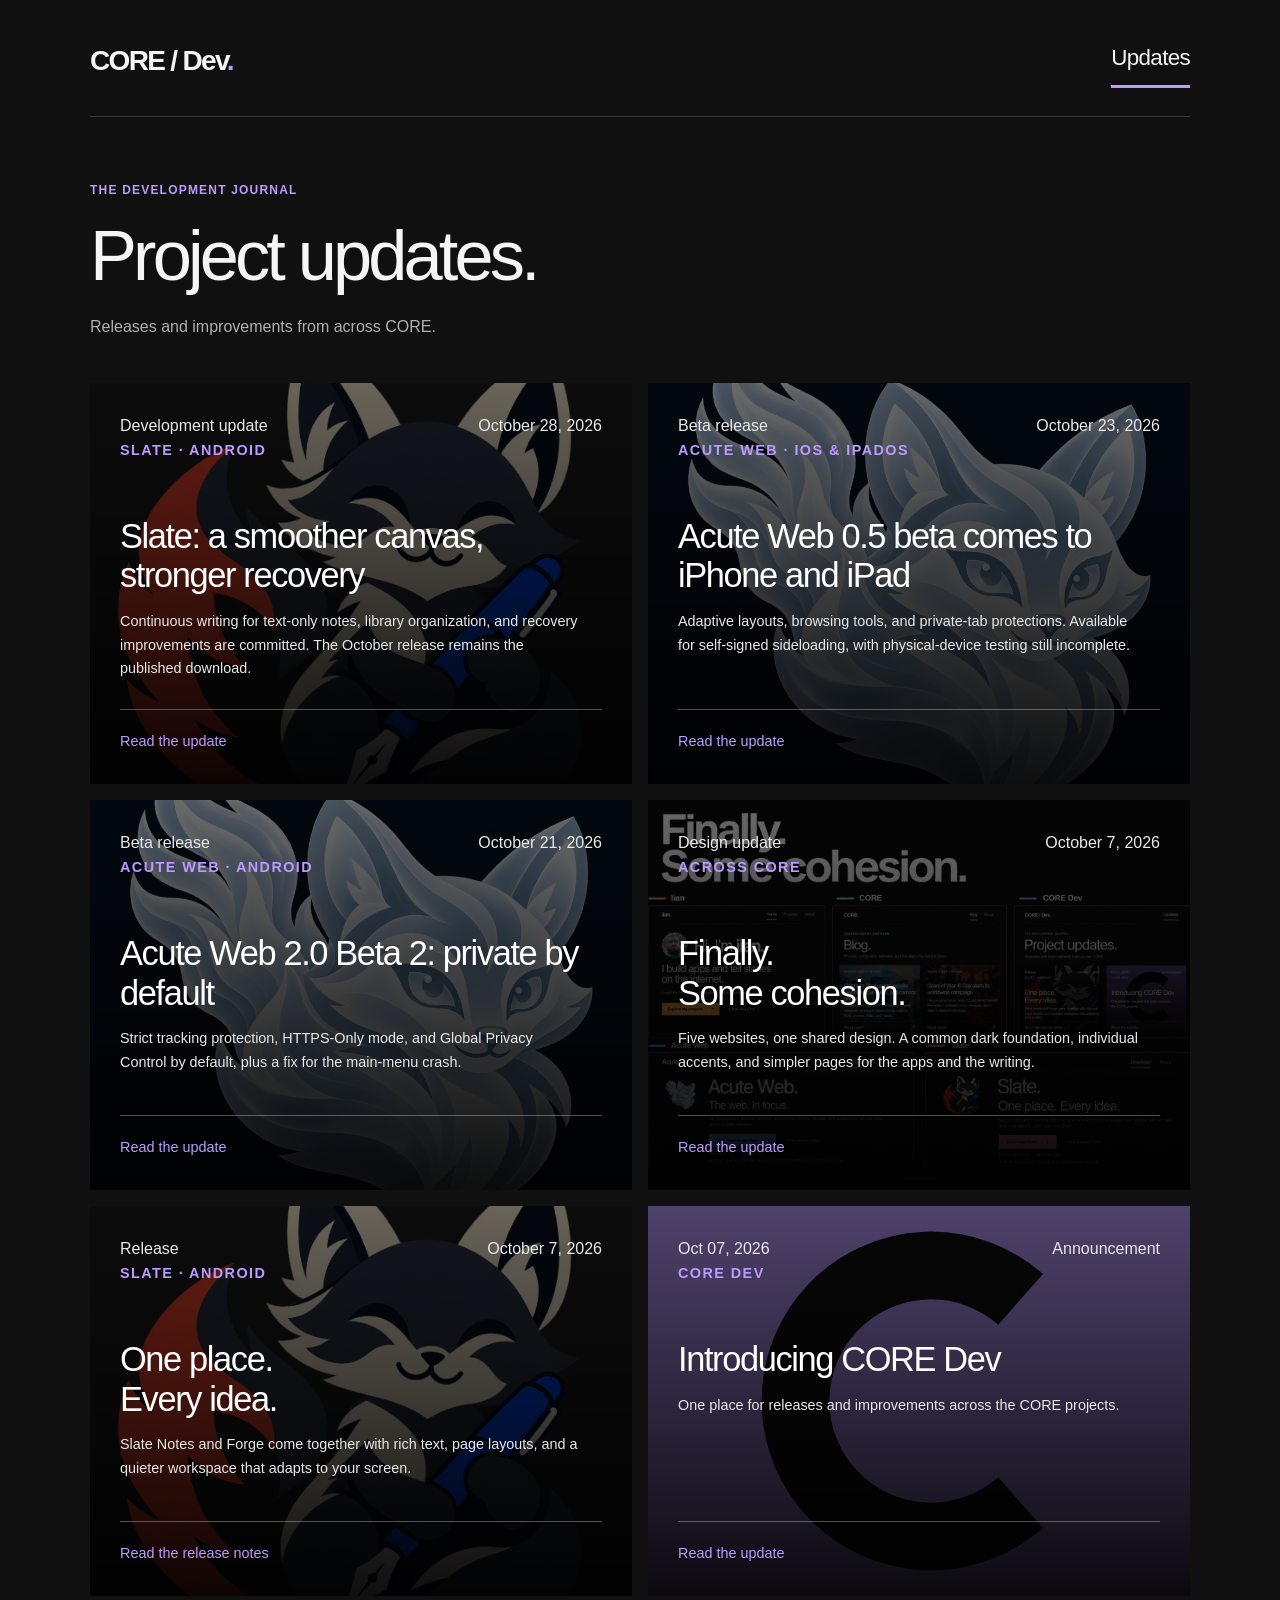
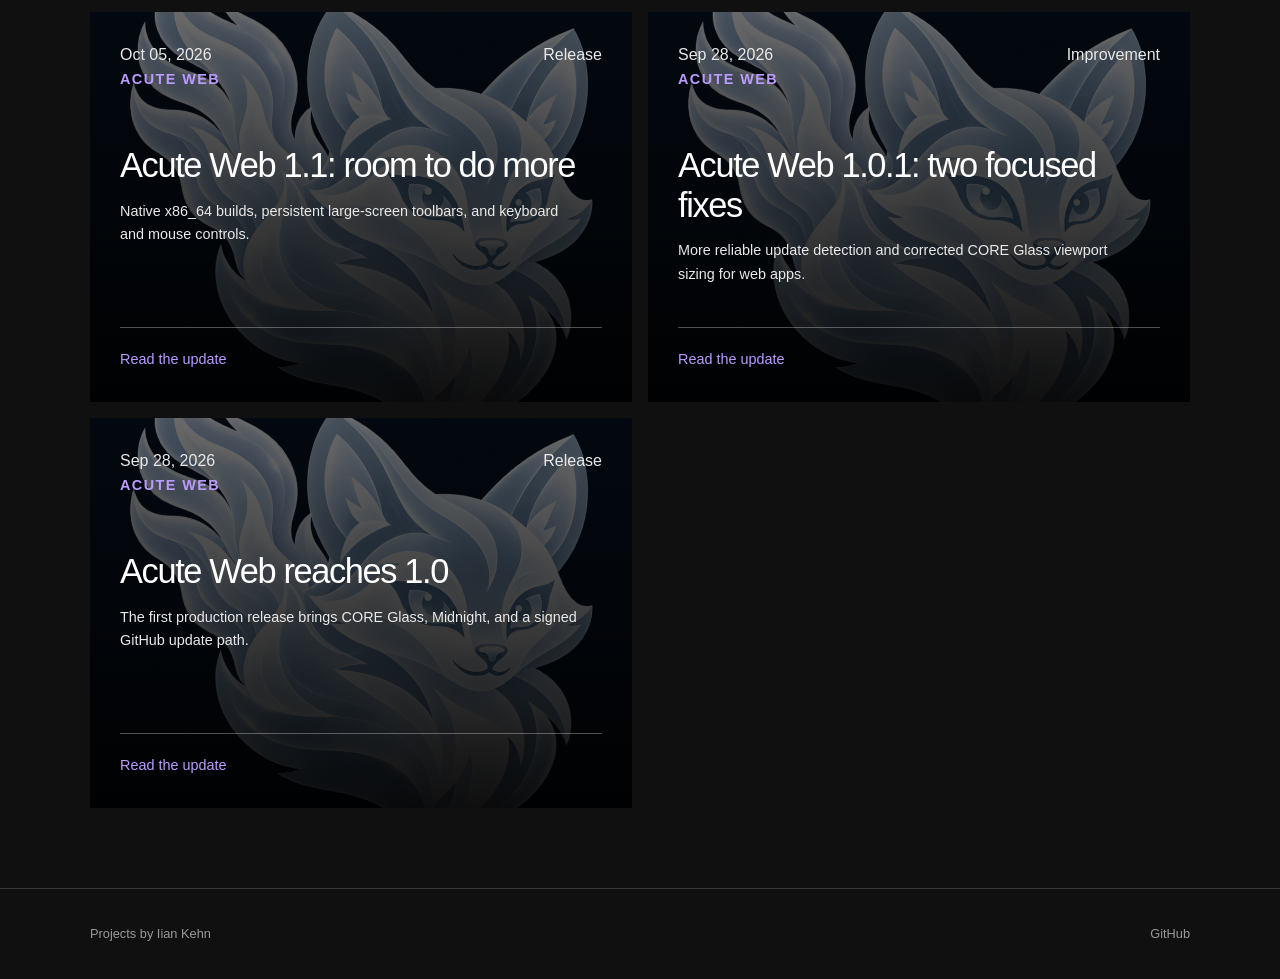
<file: index.html>
<!doctype html>
<html lang="en">
<head>
  <meta charset="utf-8">
  <meta name="viewport" content="width=device-width, initial-scale=1">
  <meta name="color-scheme" content="dark">
  <title>CORE Dev — Project updates</title>
  <meta name="description" content="Releases and improvements to Acute Web, Slate, and the CORE websites.">
  <link rel="icon" type="image/svg+xml" href="data:image/svg+xml,%3Csvg%20xmlns%3D%22http%3A//www.w3.org/2000/svg%22%20viewBox%3D%220%200%2032%2032%22%3E%3Crect%20width%3D%2232%22%20height%3D%2232%22%20rx%3D%220%22%20fill%3D%22%23bb9bff%22/%3E%3Cpath%20d%3D%22M22%2010a8%208%200%201%200%200%2012%22%20fill%3D%22none%22%20stroke%3D%22%23101010%22%20stroke-width%3D%224%22/%3E%3C/svg%3E">
  
  <link rel="stylesheet" href="style.css?v=tile-backgrounds-20261007">
<meta name="theme-color" content="#101010"><meta name="color-scheme" content="dark"></head>
<body>
  <a class="skip" href="#main">Skip to content</a><header class="site-header"><div class="shell header-inner"><a class="brand" href="index.html">CORE / Dev<span>.</span></a><nav aria-label="Primary"><a href="index.html#updates" aria-current="page">Updates</a></nav></div></header><main class="shell" id="main"><header class="page-heading"><p class="overline">The development journal</p><h1>Project updates.</h1><p>Releases and improvements from across CORE.</p></header><section class="projects" id="updates"><article class="project has-image"><img src="slate-feature.webp" alt="" class="tile-image" aria-hidden="true" loading="lazy"><div class="project-top"><span class="badge">Development update</span><time datetime="2026-10-28">October 28, 2026</time></div><p class="overline">Slate · Android</p><h3><a href="slate-development-october-2026.html">Slate: a smoother canvas, stronger recovery</a></h3><p>Continuous writing for text-only notes, library organization, and recovery improvements are committed. The October release remains the published download.</p><a class="project-link" href="slate-development-october-2026.html">Read the update</a></article><article class="project has-image"><img src="acute-feature.png" alt="" class="tile-image" aria-hidden="true" loading="lazy"><div class="project-top"><span class="badge">Beta release</span><time datetime="2026-10-23">October 23, 2026</time></div><p class="overline">Acute Web · iOS &amp; iPadOS</p><h3><a href="acute-web-ios-0-5-beta.html">Acute Web 0.5 beta comes to iPhone and iPad</a></h3><p>Adaptive layouts, browsing tools, and private-tab protections. Available for self-signed sideloading, with physical-device testing still incomplete.</p><a class="project-link" href="acute-web-ios-0-5-beta.html">Read the update</a></article><article class="project has-image"><img src="acute-feature.png" alt="" class="tile-image" aria-hidden="true" loading="lazy"><div class="project-top"><span class="badge">Beta release</span><time datetime="2026-10-21">October 21, 2026</time></div><p class="overline">Acute Web · Android</p><h3><a href="acute-web-2-beta-2.html">Acute Web 2.0 Beta 2: private by default</a></h3><p>Strict tracking protection, HTTPS-Only mode, and Global Privacy Control by default, plus a fix for the main-menu crash.</p><a class="project-link" href="acute-web-2-beta-2.html">Read the update</a></article><article class="project has-image"><img src="finally-some-cohesion.png" alt="" class="tile-image" aria-hidden="true"><div class="project-top"><span>Design update</span><time datetime="2026-10-07">October 7, 2026</time></div><p class="overline">Across CORE</p><h3 id="featured-title"><a href="finally-some-cohesion.html">Finally.<br>Some cohesion.</a></h3><p>Five websites, one shared design. A common dark foundation, individual accents, and simpler pages for the apps and the writing.</p><a class="project-link" href="finally-some-cohesion.html">Read the update</a></article><article class="project has-image"><img src="slate-feature.webp" alt="" class="tile-image" aria-hidden="true" loading="lazy"><div class="project-top"><span class="badge">Release</span><time datetime="2026-10-07">October 7, 2026</time></div><p class="overline">Slate · Android</p><h3><a href="slate-forge-2026-10.html">One place.<br>Every idea.</a></h3><p>Slate Notes and Forge come together with rich text, page layouts, and a quieter workspace that adapts to your screen.</p><a class="project-link" href="slate-forge-2026-10.html">Read the release notes</a></article><article class="project has-image"><img src="core-dev-feature.svg" alt="" loading="lazy" class="tile-image" aria-hidden="true"><div class="project-top"><time datetime="2026-10-07">Oct 07, 2026</time><span>Announcement</span></div><p class="overline">CORE Dev</p><h3><a href="introducing-core-dev.html">Introducing CORE Dev</a></h3><p>One place for releases and improvements across the CORE projects.</p><a href="introducing-core-dev.html" class="project-link">Read the update</a></article><article class="project has-image"><img src="acute-feature.png" alt="" loading="lazy" class="tile-image" aria-hidden="true"><div class="project-top"><time datetime="2026-10-05">Oct 05, 2026</time><span>Release</span></div><p class="overline">Acute Web</p><h3><a href="acute-web-1-1.html">Acute Web 1.1: room to do more</a></h3><p>Native x86_64 builds, persistent large-screen toolbars, and keyboard and mouse controls.</p><a href="acute-web-1-1.html" class="project-link">Read the update</a></article><article class="project has-image"><img src="acute-feature.png" alt="" loading="lazy" class="tile-image" aria-hidden="true"><div class="project-top"><time datetime="2026-09-28">Sep 28, 2026</time><span>Improvement</span></div><p class="overline">Acute Web</p><h3><a href="acute-web-1-0-1.html">Acute Web 1.0.1: two focused fixes</a></h3><p>More reliable update detection and corrected CORE Glass viewport sizing for web apps.</p><a href="acute-web-1-0-1.html" class="project-link">Read the update</a></article><article class="project has-image"><img src="acute-feature.png" alt="" loading="lazy" class="tile-image" aria-hidden="true"><div class="project-top"><time datetime="2026-09-28">Sep 28, 2026</time><span>Release</span></div><p class="overline">Acute Web</p><h3><a href="acute-web-1-0.html">Acute Web reaches 1.0</a></h3><p>The first production release brings CORE Glass, Midnight, and a signed GitHub update path.</p><a href="acute-web-1-0.html" class="project-link">Read the update</a></article></section></main><footer class="site-footer"><div class="shell footer-inner"><span>Projects by Iian Kehn</span><a href="https://github.com/iiankehn">GitHub</a></div></footer></body>
</html>
</file>
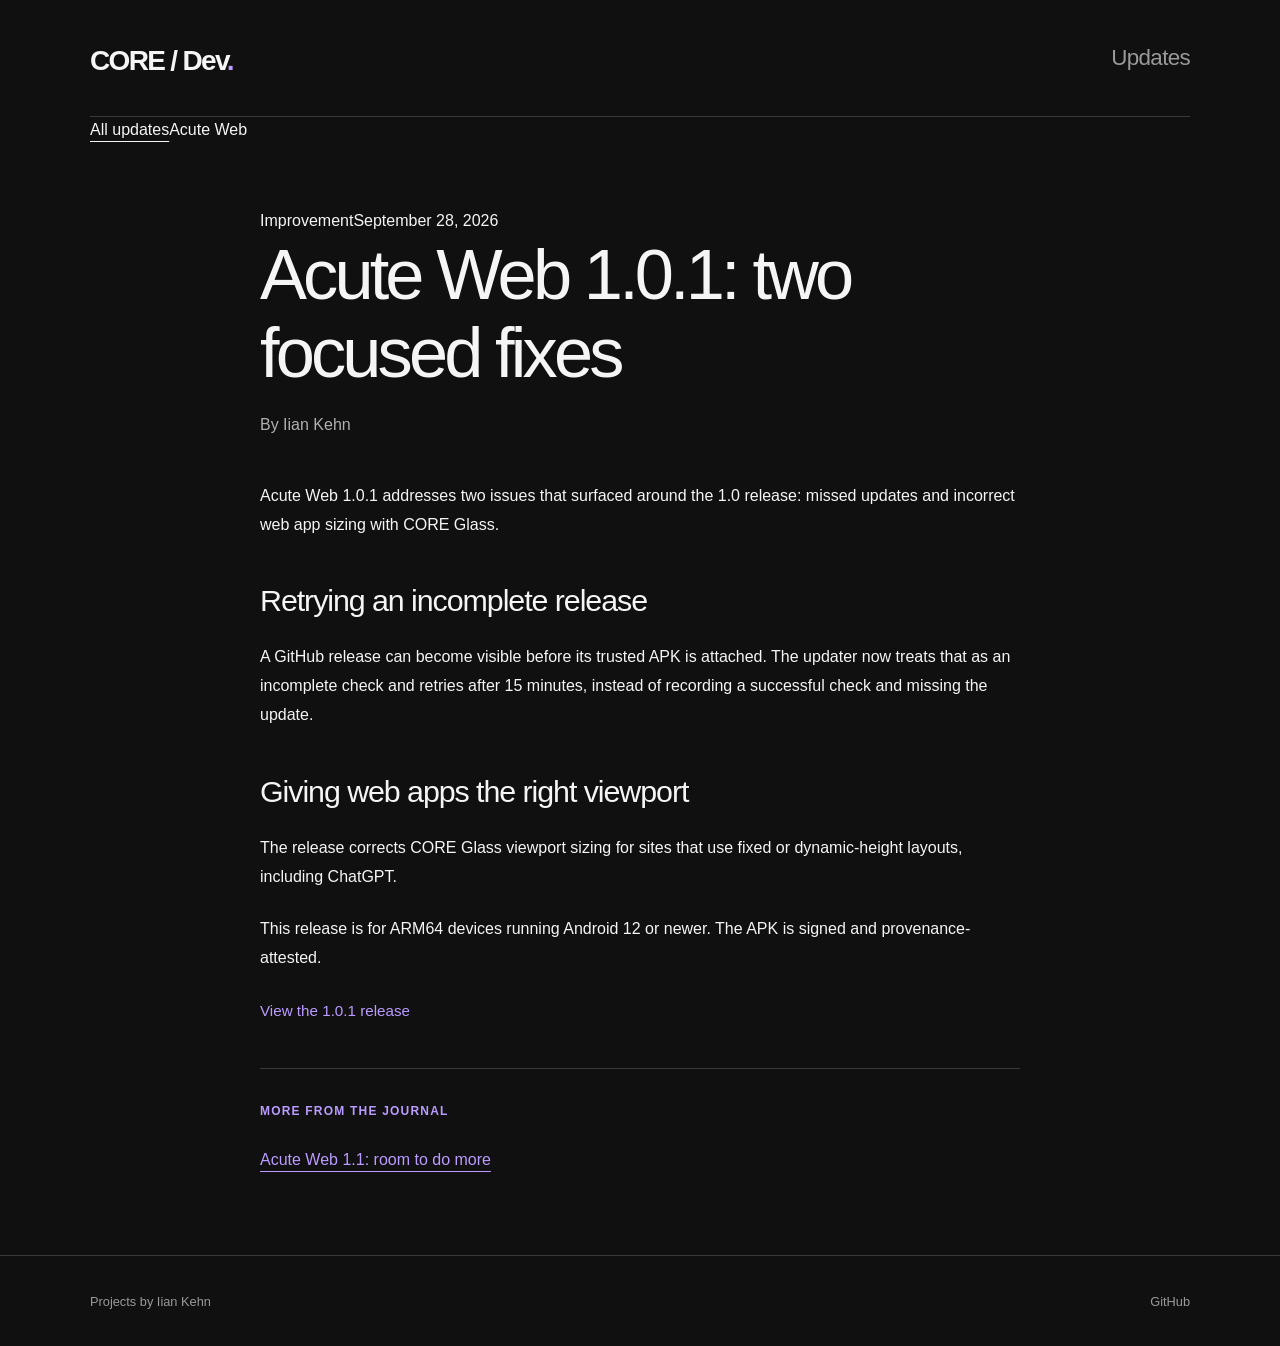
<file: acute-web-1-0-1.html>
<!doctype html>
<html lang="en">
<head>
  <meta charset="utf-8">
  <meta name="viewport" content="width=device-width, initial-scale=1">
  <meta name="color-scheme" content="dark">
  <title>Acute Web 1.0.1: two focused fixes — CORE Dev</title>
  <meta name="description" content="More reliable update detection and corrected CORE Glass viewport sizing for web apps.">
  <link rel="icon" type="image/svg+xml" href="data:image/svg+xml,%3Csvg%20xmlns%3D%22http%3A//www.w3.org/2000/svg%22%20viewBox%3D%220%200%2032%2032%22%3E%3Crect%20width%3D%2232%22%20height%3D%2232%22%20rx%3D%220%22%20fill%3D%22%23bb9bff%22/%3E%3Cpath%20d%3D%22M22%2010a8%208%200%201%200%200%2012%22%20fill%3D%22none%22%20stroke%3D%22%23101010%22%20stroke-width%3D%224%22/%3E%3C/svg%3E">
  
  <link rel="stylesheet" href="style.css?v=landing-exact-20261007">
<meta name="theme-color" content="#101010"><meta name="color-scheme" content="dark"></head>
<body>
  <a class="skip" href="#main">Skip to content</a><header class="site-header"><div class="shell header-inner"><a class="brand" href="index.html">CORE / Dev<span>.</span></a><nav aria-label="Primary"><a href="index.html#updates">Updates</a></nav></div></header><main id="main" class="shell">
    <div class="article-kicker"><a href="index.html#updates">All updates</a><span>Acute Web</span></div>
    <article class="reading"><header class="page-heading"><div class="feature-meta"><span class="badge">Improvement</span><time datetime="2026-09-28">September 28, 2026</time></div><h1>Acute Web 1.0.1: two focused fixes</h1><p class="byline">By Iian Kehn</p></header><div class="reading"><p class="article-lead">Acute Web 1.0.1 addresses two issues that surfaced around the 1.0 release: missed updates and incorrect web app sizing with CORE Glass.</p>
<h2>Retrying an incomplete release</h2><p>A GitHub release can become visible before its trusted APK is attached. The updater now treats that as an incomplete check and retries after 15 minutes, instead of recording a successful check and missing the update.</p>
<h2>Giving web apps the right viewport</h2><p>The release corrects CORE Glass viewport sizing for sites that use fixed or dynamic-height layouts, including ChatGPT.</p>
<p>This release is for ARM64 devices running Android 12 or newer. The APK is signed and provenance-attested.</p>
<p><a class="text-link" href="https://github.com/iiankehn/acute-web-android/releases/tag/v1.0.1">View the 1.0.1 release</a></p></div></article>
    <aside class="related-entry reading"><p class="overline">More from the journal</p><a href="acute-web-1-1.html">Acute Web 1.1: room to do more</a></aside>
  </main>
  <footer class="site-footer"><div class="shell footer-inner"><span>Projects by Iian Kehn</span><a href="https://github.com/iiankehn">GitHub</a></div></footer></body>
</html>
</file>
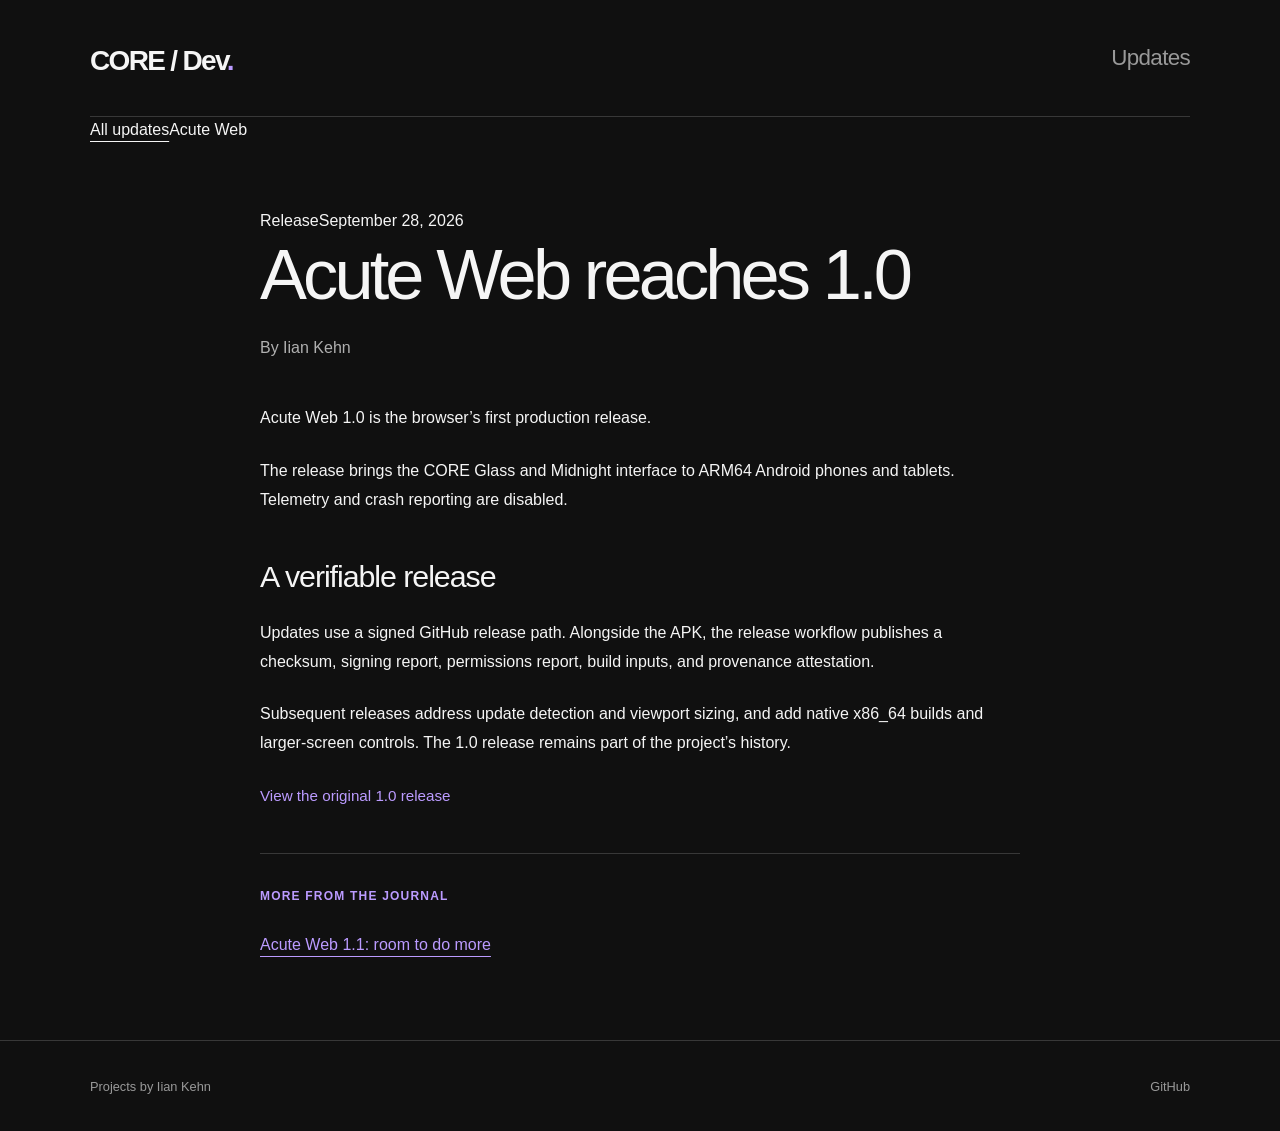
<file: acute-web-1-0.html>
<!doctype html>
<html lang="en">
<head>
  <meta charset="utf-8">
  <meta name="viewport" content="width=device-width, initial-scale=1">
  <meta name="color-scheme" content="dark">
  <title>Acute Web reaches 1.0 — CORE Dev</title>
  <meta name="description" content="The first production release brings CORE Glass, Midnight, and a signed GitHub update path.">
  <link rel="icon" type="image/svg+xml" href="data:image/svg+xml,%3Csvg%20xmlns%3D%22http%3A//www.w3.org/2000/svg%22%20viewBox%3D%220%200%2032%2032%22%3E%3Crect%20width%3D%2232%22%20height%3D%2232%22%20rx%3D%220%22%20fill%3D%22%23bb9bff%22/%3E%3Cpath%20d%3D%22M22%2010a8%208%200%201%200%200%2012%22%20fill%3D%22none%22%20stroke%3D%22%23101010%22%20stroke-width%3D%224%22/%3E%3C/svg%3E">
  
  <link rel="stylesheet" href="style.css?v=landing-exact-20261007">
<meta name="theme-color" content="#101010"><meta name="color-scheme" content="dark"></head>
<body>
  <a class="skip" href="#main">Skip to content</a><header class="site-header"><div class="shell header-inner"><a class="brand" href="index.html">CORE / Dev<span>.</span></a><nav aria-label="Primary"><a href="index.html#updates">Updates</a></nav></div></header><main id="main" class="shell">
    <div class="article-kicker"><a href="index.html#updates">All updates</a><span>Acute Web</span></div>
    <article class="reading"><header class="page-heading"><div class="feature-meta"><span class="badge">Release</span><time datetime="2026-09-28">September 28, 2026</time></div><h1>Acute Web reaches 1.0</h1><p class="byline">By Iian Kehn</p></header><div class="reading"><p class="article-lead">Acute Web 1.0 is the browser’s first production release.</p>
<p>The release brings the CORE Glass and Midnight interface to ARM64 Android phones and tablets. Telemetry and crash reporting are disabled.</p>
<h2>A verifiable release</h2><p>Updates use a signed GitHub release path. Alongside the APK, the release workflow publishes a checksum, signing report, permissions report, build inputs, and provenance attestation.</p>
<p>Subsequent releases address update detection and viewport sizing, and add native x86_64 builds and larger-screen controls. The 1.0 release remains part of the project’s history.</p>
<p><a class="text-link" href="https://github.com/iiankehn/acute-web-android/releases/tag/v1.0.0">View the original 1.0 release</a></p></div></article>
    <aside class="related-entry reading"><p class="overline">More from the journal</p><a href="acute-web-1-1.html">Acute Web 1.1: room to do more</a></aside>
  </main>
  <footer class="site-footer"><div class="shell footer-inner"><span>Projects by Iian Kehn</span><a href="https://github.com/iiankehn">GitHub</a></div></footer></body>
</html>
</file>
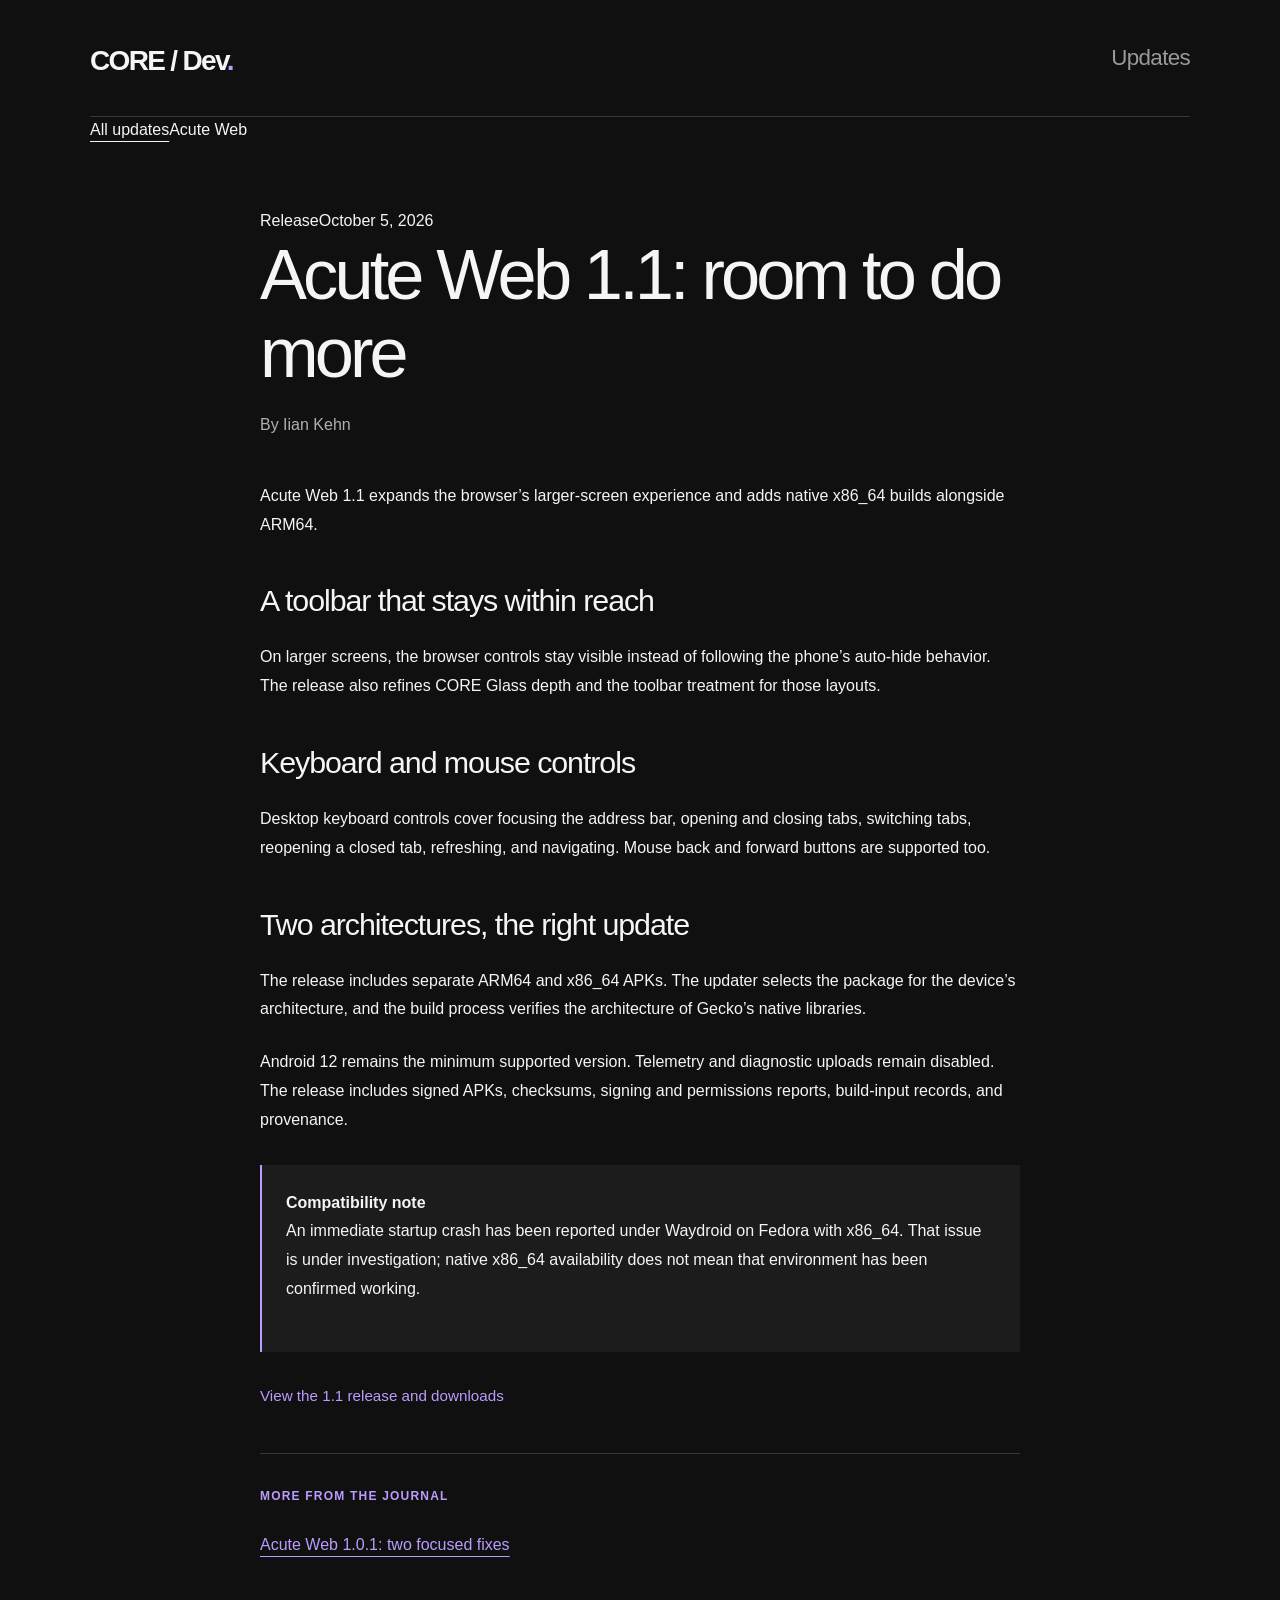
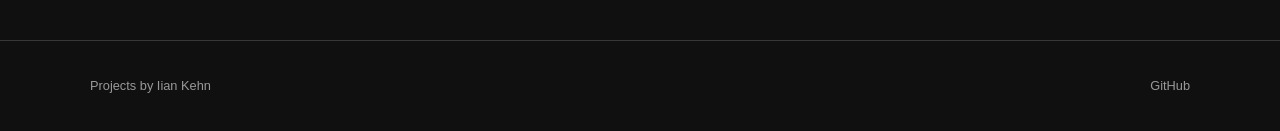
<file: acute-web-1-1.html>
<!doctype html>
<html lang="en">
<head>
  <meta charset="utf-8">
  <meta name="viewport" content="width=device-width, initial-scale=1">
  <meta name="color-scheme" content="dark">
  <title>Acute Web 1.1: room to do more — CORE Dev</title>
  <meta name="description" content="Native x86_64 builds, persistent large-screen toolbars, and more control with a keyboard and mouse.">
  <link rel="icon" type="image/svg+xml" href="data:image/svg+xml,%3Csvg%20xmlns%3D%22http%3A//www.w3.org/2000/svg%22%20viewBox%3D%220%200%2032%2032%22%3E%3Crect%20width%3D%2232%22%20height%3D%2232%22%20rx%3D%220%22%20fill%3D%22%23bb9bff%22/%3E%3Cpath%20d%3D%22M22%2010a8%208%200%201%200%200%2012%22%20fill%3D%22none%22%20stroke%3D%22%23101010%22%20stroke-width%3D%224%22/%3E%3C/svg%3E">
  
  <link rel="stylesheet" href="style.css?v=landing-exact-20261007">
<meta name="theme-color" content="#101010"><meta name="color-scheme" content="dark"></head>
<body>
  <a class="skip" href="#main">Skip to content</a><header class="site-header"><div class="shell header-inner"><a class="brand" href="index.html">CORE / Dev<span>.</span></a><nav aria-label="Primary"><a href="index.html#updates">Updates</a></nav></div></header><main id="main" class="shell">
    <div class="article-kicker"><a href="index.html#updates">All updates</a><span>Acute Web</span></div>
    <article class="reading"><header class="page-heading"><div class="feature-meta"><span class="badge">Release</span><time datetime="2026-10-05">October 5, 2026</time></div><h1>Acute Web 1.1: room to do more</h1><p class="byline">By Iian Kehn</p></header><div class="reading"><p class="article-lead">Acute Web 1.1 expands the browser’s larger-screen experience and adds native x86_64 builds alongside ARM64.</p>
<h2>A toolbar that stays within reach</h2><p>On larger screens, the browser controls stay visible instead of following the phone’s auto-hide behavior. The release also refines CORE Glass depth and the toolbar treatment for those layouts.</p>
<h2>Keyboard and mouse controls</h2><p>Desktop keyboard controls cover focusing the address bar, opening and closing tabs, switching tabs, reopening a closed tab, refreshing, and navigating. Mouse back and forward buttons are supported too.</p>
<h2>Two architectures, the right update</h2><p>The release includes separate ARM64 and x86_64 APKs. The updater selects the package for the device’s architecture, and the build process verifies the architecture of Gecko’s native libraries.</p>
<p>Android 12 remains the minimum supported version. Telemetry and diagnostic uploads remain disabled. The release includes signed APKs, checksums, signing and permissions reports, build-input records, and provenance.</p>
<aside class="article-note"><strong>Compatibility note</strong><p>An immediate startup crash has been reported under Waydroid on Fedora with x86_64. That issue is under investigation; native x86_64 availability does not mean that environment has been confirmed working.</p></aside>
<p><a class="text-link" href="https://github.com/iiankehn/acute-web-android/releases/tag/v1.1.0">View the 1.1 release and downloads</a></p></div></article>
    <aside class="related-entry reading"><p class="overline">More from the journal</p><a href="acute-web-1-0-1.html">Acute Web 1.0.1: two focused fixes</a></aside>
  </main>
  <footer class="site-footer"><div class="shell footer-inner"><span>Projects by Iian Kehn</span><a href="https://github.com/iiankehn">GitHub</a></div></footer></body>
</html>
</file>
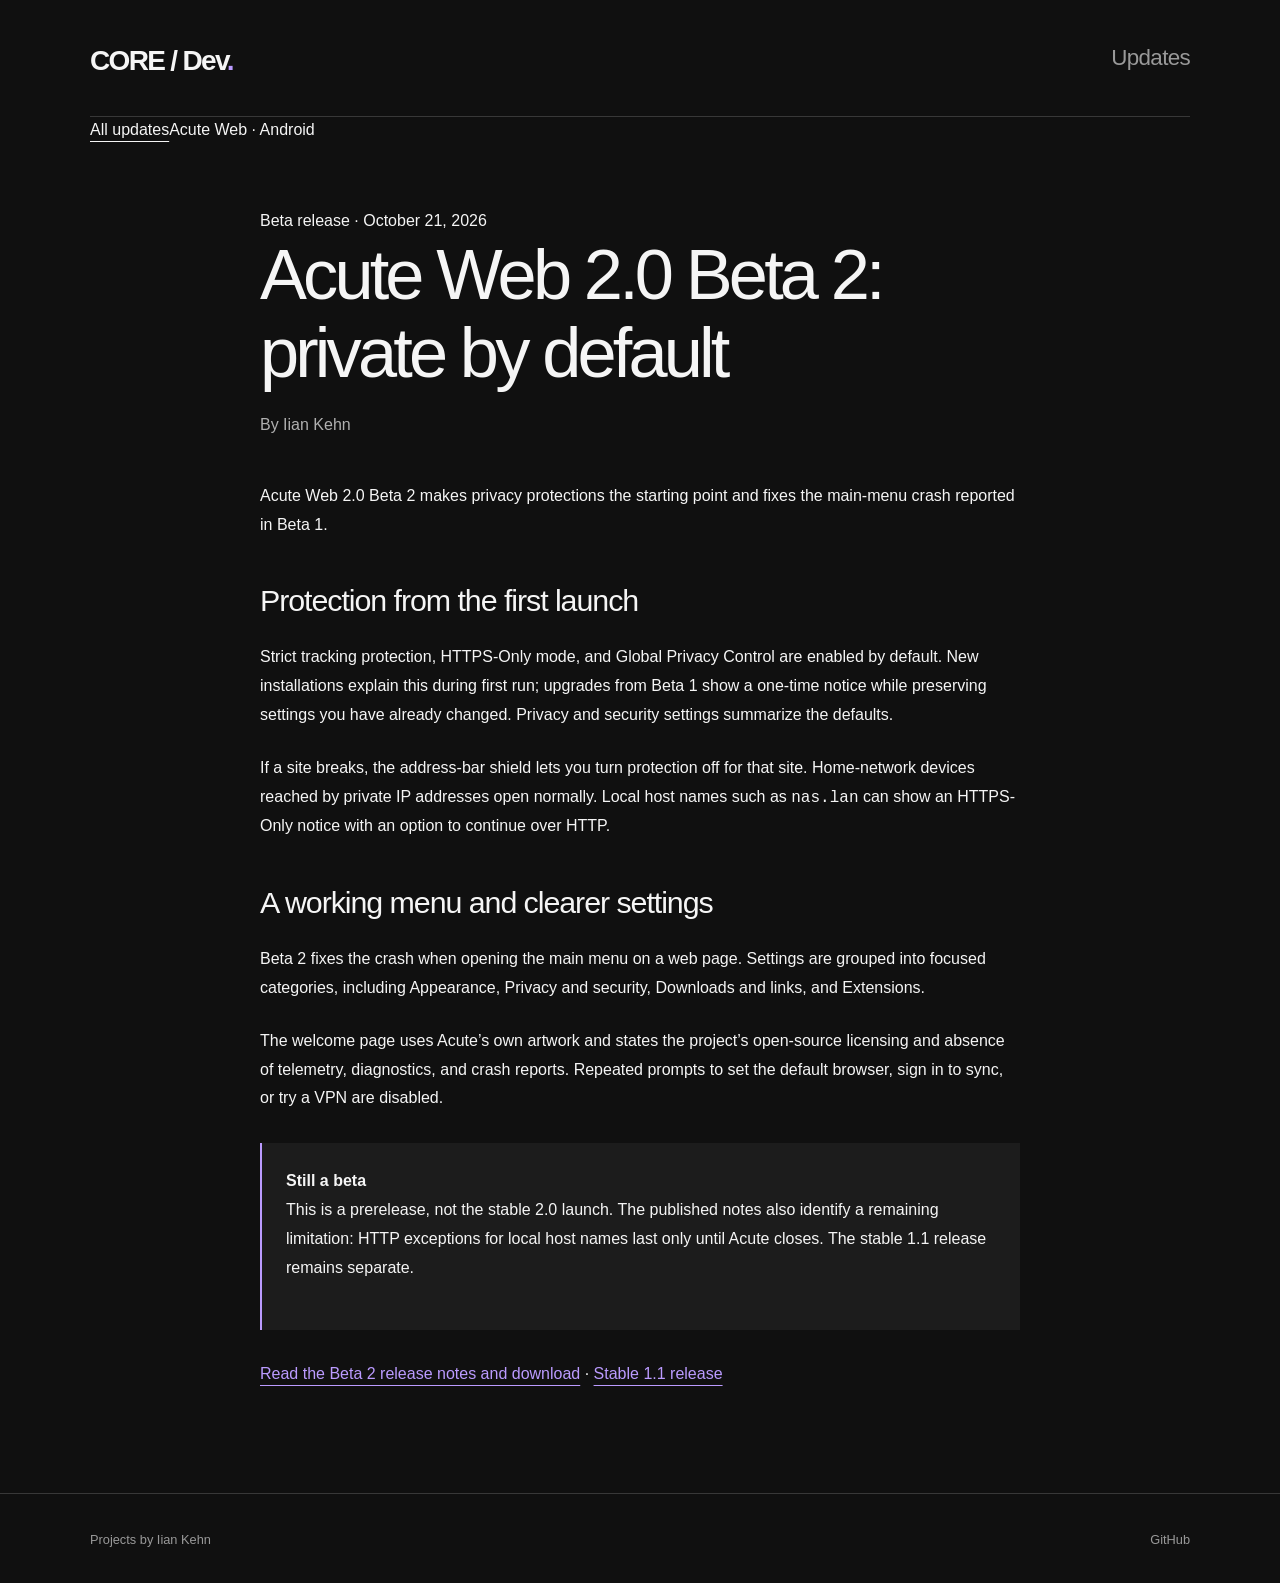
<file: acute-web-2-beta-2.html>
<!doctype html>
<html lang="en">
<head>
  <meta charset="utf-8">
  <meta name="viewport" content="width=device-width, initial-scale=1">
  <meta name="color-scheme" content="dark">
  <title>Acute Web 2.0 Beta 2: private by default — CORE Dev</title>
  <meta name="description" content="Strict tracking protection, HTTPS-Only mode, and Global Privacy Control by default, plus a fix for the main-menu crash.">
  <link rel="icon" type="image/svg+xml" href="data:image/svg+xml,%3Csvg%20xmlns%3D%22http%3A//www.w3.org/2000/svg%22%20viewBox%3D%220%200%2032%2032%22%3E%3Crect%20width%3D%2232%22%20height%3D%2232%22%20rx%3D%220%22%20fill%3D%22%23bb9bff%22/%3E%3Cpath%20d%3D%22M22%2010a8%208%200%201%200%200%2012%22%20fill%3D%22none%22%20stroke%3D%22%23101010%22%20stroke-width%3D%224%22/%3E%3C/svg%3E">
  
  <link rel="stylesheet" href="style.css?v=landing-exact-20261007">
<meta name="theme-color" content="#101010"><meta name="color-scheme" content="dark"><link rel="canonical" href="https://dev.iiankehn.com/acute-web-2-beta-2.html"></head>
<body><a class="skip" href="#main">Skip to content</a><header class="site-header"><div class="shell header-inner"><a class="brand" href="index.html">CORE / Dev<span>.</span></a><nav aria-label="Primary"><a href="index.html#updates">Updates</a></nav></div></header><main id="main" class="shell"><div class="article-kicker"><a href="index.html#updates">All updates</a><span>Acute Web · Android</span></div><article class="reading"><header class="page-heading"><div class="feature-meta"><span class="badge">Beta release</span> · <time datetime="2026-10-21">October 21, 2026</time></div><h1>Acute Web 2.0 Beta 2: private by default</h1><p class="byline">By Iian Kehn</p></header><div class="reading"><p class="article-lead">Acute Web 2.0 Beta 2 makes privacy protections the starting point and fixes the main-menu crash reported in Beta 1.</p>
<h2>Protection from the first launch</h2><p>Strict tracking protection, HTTPS-Only mode, and Global Privacy Control are enabled by default. New installations explain this during first run; upgrades from Beta 1 show a one-time notice while preserving settings you have already changed. Privacy and security settings summarize the defaults.</p>
<p>If a site breaks, the address-bar shield lets you turn protection off for that site. Home-network devices reached by private IP addresses open normally. Local host names such as <code>nas.lan</code> can show an HTTPS-Only notice with an option to continue over HTTP.</p>
<h2>A working menu and clearer settings</h2><p>Beta 2 fixes the crash when opening the main menu on a web page. Settings are grouped into focused categories, including Appearance, Privacy and security, Downloads and links, and Extensions.</p>
<p>The welcome page uses Acute’s own artwork and states the project’s open-source licensing and absence of telemetry, diagnostics, and crash reports. Repeated prompts to set the default browser, sign in to sync, or try a VPN are disabled.</p>
<aside class="article-note"><strong>Still a beta</strong><p>This is a prerelease, not the stable 2.0 launch. The published notes also identify a remaining limitation: HTTP exceptions for local host names last only until Acute closes. The stable 1.1 release remains separate.</p></aside>
<p><a href="https://github.com/iiankehn/acute-web-android/releases/tag/v2.0.0-beta.2">Read the Beta 2 release notes and download</a> · <a href="https://github.com/iiankehn/acute-web-android/releases/tag/v1.1.0">Stable 1.1 release</a></p></div></article></main><footer class="site-footer"><div class="shell footer-inner"><span>Projects by Iian Kehn</span><a href="https://github.com/iiankehn">GitHub</a></div></footer></body></html>
</file>
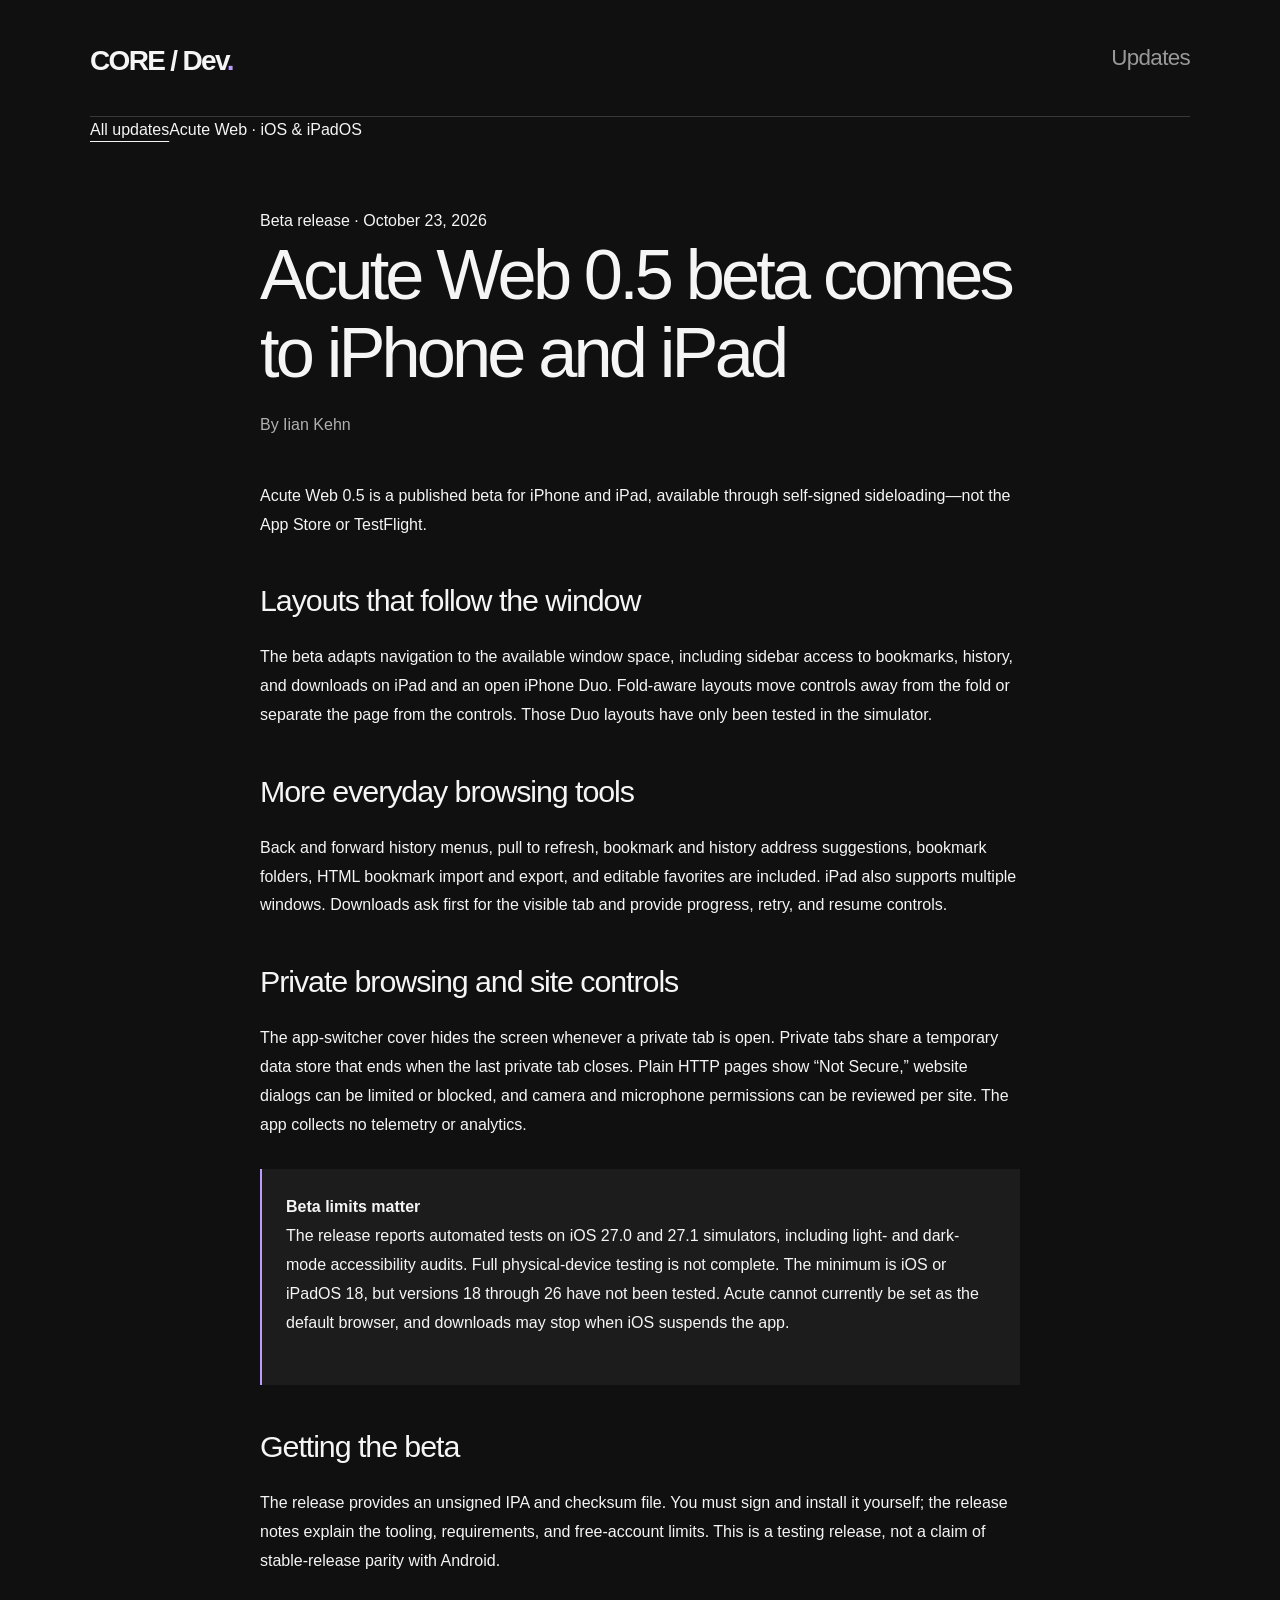
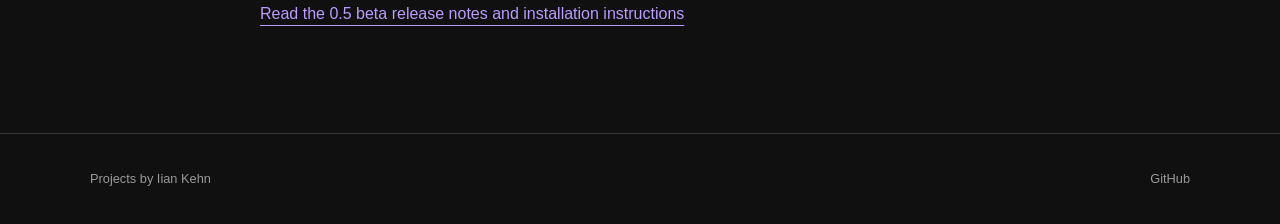
<file: acute-web-ios-0-5-beta.html>
<!doctype html>
<html lang="en">
<head>
  <meta charset="utf-8">
  <meta name="viewport" content="width=device-width, initial-scale=1">
  <meta name="color-scheme" content="dark">
  <title>Acute Web 0.5 beta comes to iPhone and iPad — CORE Dev</title>
  <meta name="description" content="Adaptive layouts, browsing tools, and private-tab protections. Available for self-signed sideloading, with physical-device testing still incomplete.">
  <link rel="icon" type="image/svg+xml" href="data:image/svg+xml,%3Csvg%20xmlns%3D%22http%3A//www.w3.org/2000/svg%22%20viewBox%3D%220%200%2032%2032%22%3E%3Crect%20width%3D%2232%22%20height%3D%2232%22%20rx%3D%220%22%20fill%3D%22%23bb9bff%22/%3E%3Cpath%20d%3D%22M22%2010a8%208%200%201%200%200%2012%22%20fill%3D%22none%22%20stroke%3D%22%23101010%22%20stroke-width%3D%224%22/%3E%3C/svg%3E">
  
  <link rel="stylesheet" href="style.css?v=landing-exact-20261007">
<meta name="theme-color" content="#101010"><meta name="color-scheme" content="dark"><link rel="canonical" href="https://dev.iiankehn.com/acute-web-ios-0-5-beta.html"></head>
<body><a class="skip" href="#main">Skip to content</a><header class="site-header"><div class="shell header-inner"><a class="brand" href="index.html">CORE / Dev<span>.</span></a><nav aria-label="Primary"><a href="index.html#updates">Updates</a></nav></div></header><main id="main" class="shell"><div class="article-kicker"><a href="index.html#updates">All updates</a><span>Acute Web · iOS &amp; iPadOS</span></div><article class="reading"><header class="page-heading"><div class="feature-meta"><span class="badge">Beta release</span> · <time datetime="2026-10-23">October 23, 2026</time></div><h1>Acute Web 0.5 beta comes to iPhone and iPad</h1><p class="byline">By Iian Kehn</p></header><div class="reading"><p class="article-lead">Acute Web 0.5 is a published beta for iPhone and iPad, available through self-signed sideloading—not the App Store or TestFlight.</p>
<h2>Layouts that follow the window</h2><p>The beta adapts navigation to the available window space, including sidebar access to bookmarks, history, and downloads on iPad and an open iPhone Duo. Fold-aware layouts move controls away from the fold or separate the page from the controls. Those Duo layouts have only been tested in the simulator.</p>
<h2>More everyday browsing tools</h2><p>Back and forward history menus, pull to refresh, bookmark and history address suggestions, bookmark folders, HTML bookmark import and export, and editable favorites are included. iPad also supports multiple windows. Downloads ask first for the visible tab and provide progress, retry, and resume controls.</p>
<h2>Private browsing and site controls</h2><p>The app-switcher cover hides the screen whenever a private tab is open. Private tabs share a temporary data store that ends when the last private tab closes. Plain HTTP pages show “Not Secure,” website dialogs can be limited or blocked, and camera and microphone permissions can be reviewed per site. The app collects no telemetry or analytics.</p>
<aside class="article-note"><strong>Beta limits matter</strong><p>The release reports automated tests on iOS 27.0 and 27.1 simulators, including light- and dark-mode accessibility audits. Full physical-device testing is not complete. The minimum is iOS or iPadOS 18, but versions 18 through 26 have not been tested. Acute cannot currently be set as the default browser, and downloads may stop when iOS suspends the app.</p></aside>
<h2>Getting the beta</h2><p>The release provides an unsigned IPA and checksum file. You must sign and install it yourself; the release notes explain the tooling, requirements, and free-account limits. This is a testing release, not a claim of stable-release parity with Android.</p>
<p><a href="https://github.com/iiankehn/acute-web-ios/releases/tag/v0.5.0">Read the 0.5 beta release notes and installation instructions</a></p></div></article></main><footer class="site-footer"><div class="shell footer-inner"><span>Projects by Iian Kehn</span><a href="https://github.com/iiankehn">GitHub</a></div></footer></body></html>
</file>
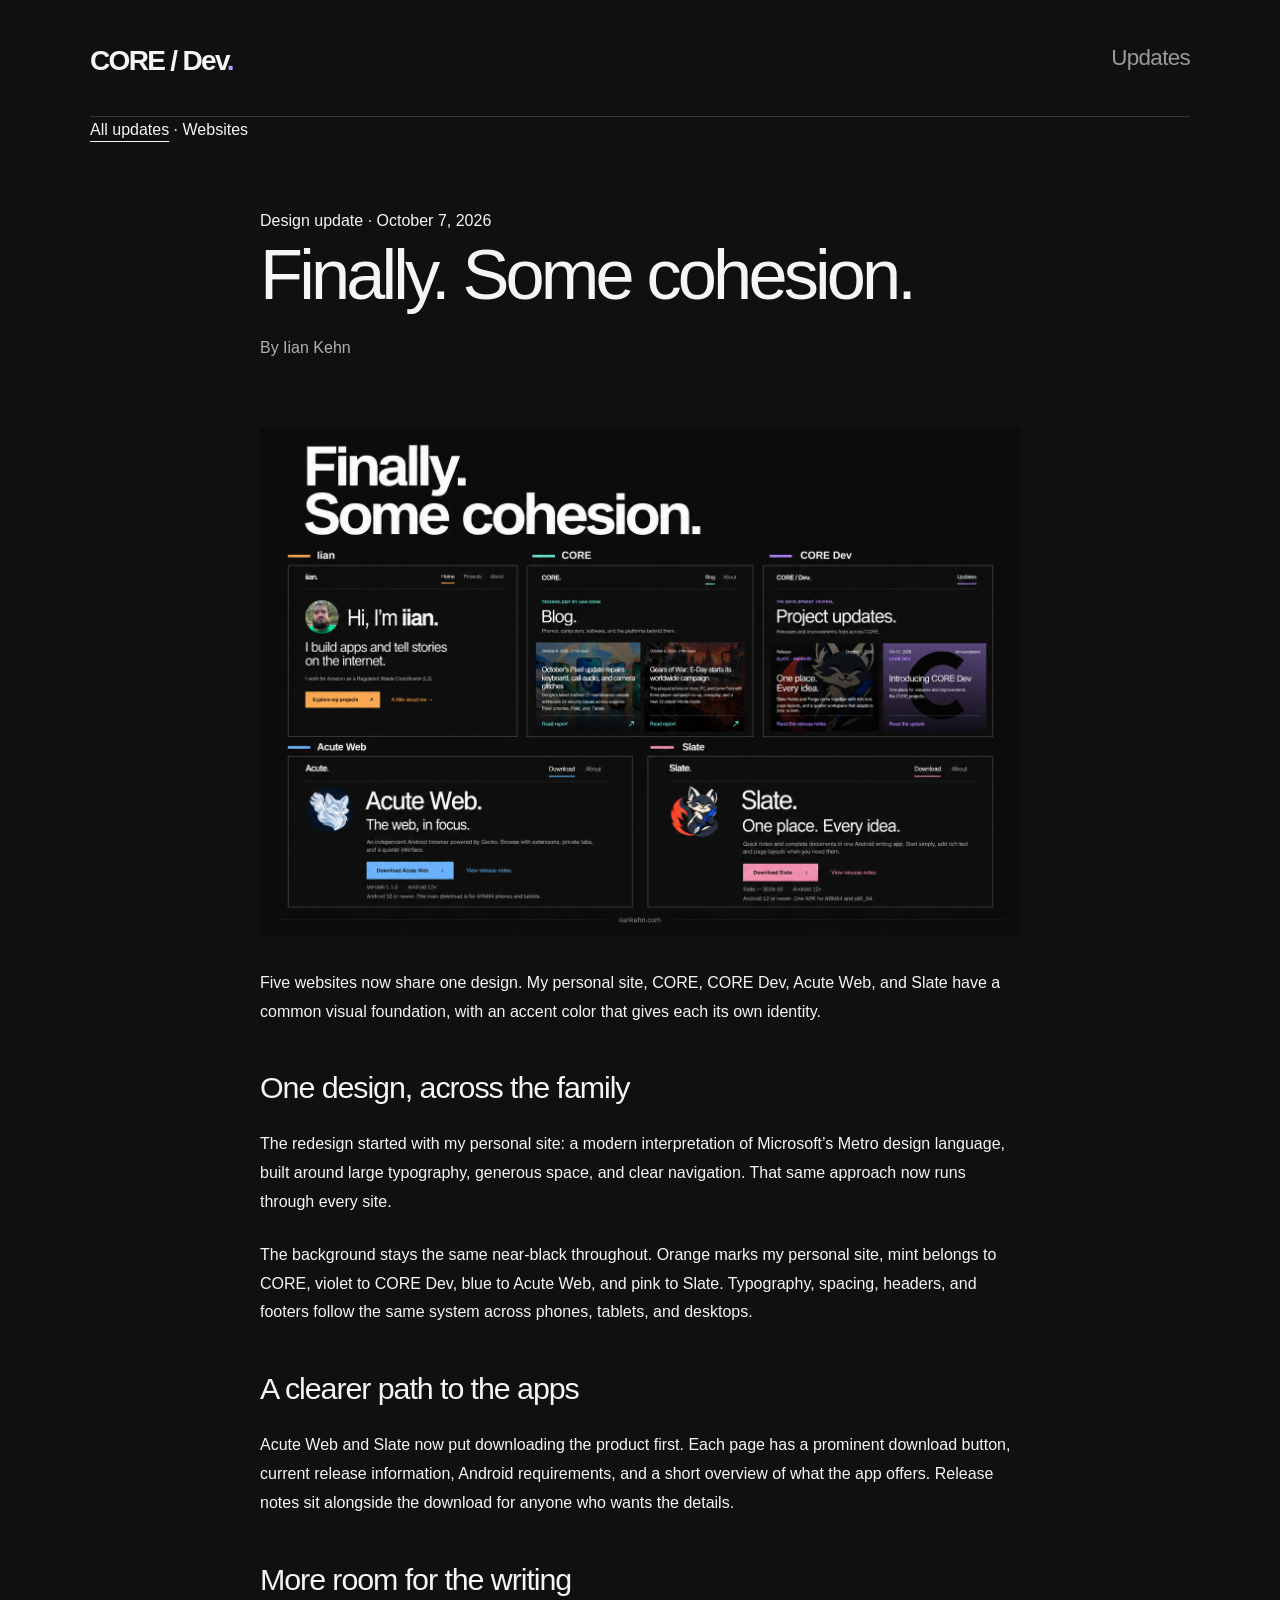
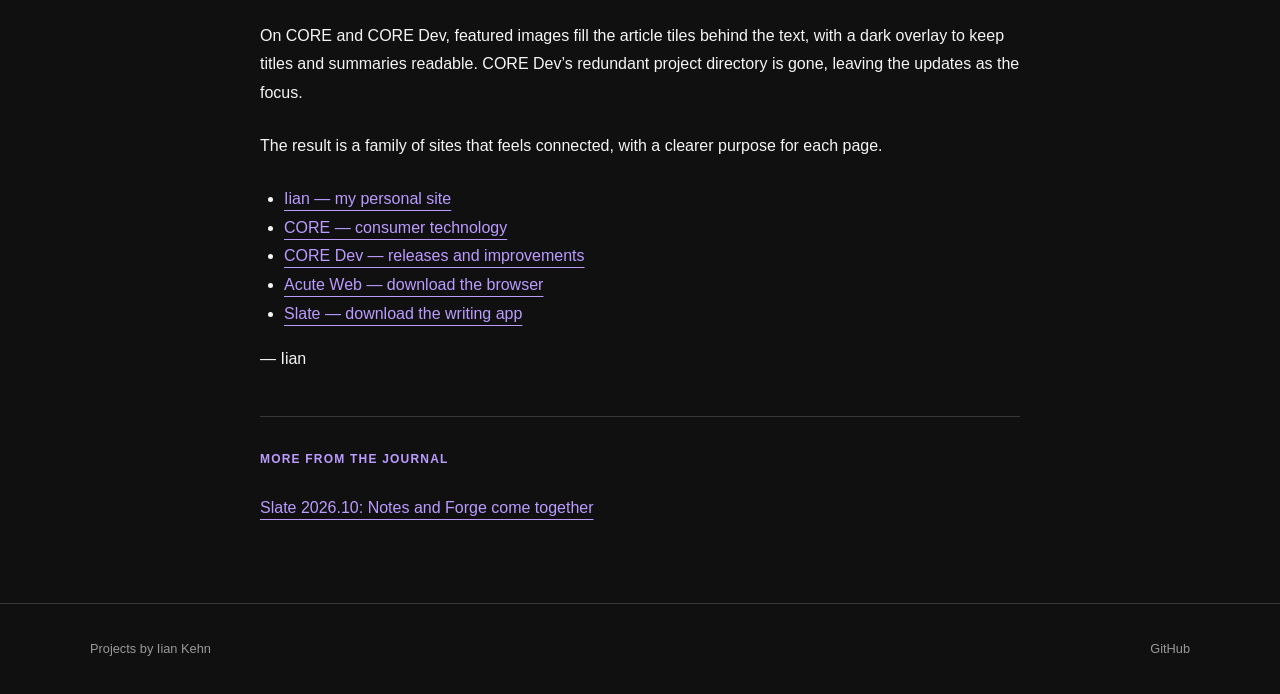
<file: finally-some-cohesion.html>
<!doctype html>
<html lang="en">
<head>
  <meta charset="utf-8">
  <meta name="viewport" content="width=device-width, initial-scale=1">
  <meta name="color-scheme" content="dark">
  <title>Finally. Some cohesion. — CORE Dev</title>
  <meta name="description" content="A shared design for Iian, CORE, CORE Dev, Acute Web, and Slate: the same dark foundation, individual accents, and simpler pages.">
  <link rel="icon" type="image/svg+xml" href="data:image/svg+xml,%3Csvg%20xmlns%3D%22http%3A//www.w3.org/2000/svg%22%20viewBox%3D%220%200%2032%2032%22%3E%3Crect%20width%3D%2232%22%20height%3D%2232%22%20rx%3D%220%22%20fill%3D%22%23bb9bff%22/%3E%3Cpath%20d%3D%22M22%2010a8%208%200%201%200%200%2012%22%20fill%3D%22none%22%20stroke%3D%22%23101010%22%20stroke-width%3D%224%22/%3E%3C/svg%3E">
  
  <link rel="stylesheet" href="style.css?v=landing-exact-20261007">
<meta name="theme-color" content="#101010"><meta name="color-scheme" content="dark"><meta property="og:type" content="article"><meta property="og:title" content="Finally. Some cohesion."><meta property="og:description" content="A shared design for Iian, CORE, CORE Dev, Acute Web, and Slate: the same dark foundation, individual accents, and simpler pages."><meta property="og:url" content="https://dev.iiankehn.com/finally-some-cohesion.html"><meta property="og:image" content="https://dev.iiankehn.com/finally-some-cohesion.png"><meta property="og:image:alt" content="Finally. Some cohesion. A showcase of the five redesigned websites."><meta name="twitter:card" content="summary_large_image"><link rel="canonical" href="https://dev.iiankehn.com/finally-some-cohesion.html"></head>
<body>
  <a class="skip" href="#main">Skip to content</a><header class="site-header"><div class="shell header-inner"><a class="brand" href="index.html">CORE / Dev<span>.</span></a><nav aria-label="Primary"><a href="index.html#updates">Updates</a></nav></div></header><main id="main" class="shell"><div class="article-kicker"><a href="index.html#updates">All updates</a> · <span>Websites</span></div>
<article class="reading"><header class="page-heading"><div class="feature-meta"><span class="badge">Design update</span> · <time datetime="2026-10-07">October 7, 2026</time></div><h1>Finally. Some cohesion.</h1><p class="byline">By Iian Kehn</p></header>
<figure class="article-image"><img src="finally-some-cohesion.png" width="1536" height="1024" alt="Five redesigned websites beneath the tagline Finally. Some cohesion.: Iian, CORE, CORE Dev, Acute Web, and Slate."></figure>
<div class="reading"><p class="article-lead">Five websites now share one design. My personal site, CORE, CORE Dev, Acute Web, and Slate have a common visual foundation, with an accent color that gives each its own identity.</p>
<h2>One design, across the family</h2><p>The redesign started with my personal site: a modern interpretation of Microsoft’s Metro design language, built around large typography, generous space, and clear navigation. That same approach now runs through every site.</p><p>The background stays the same near-black throughout. Orange marks my personal site, mint belongs to CORE, violet to CORE Dev, blue to Acute Web, and pink to Slate. Typography, spacing, headers, and footers follow the same system across phones, tablets, and desktops.</p>
<h2>A clearer path to the apps</h2><p>Acute Web and Slate now put downloading the product first. Each page has a prominent download button, current release information, Android requirements, and a short overview of what the app offers. Release notes sit alongside the download for anyone who wants the details.</p>
<h2>More room for the writing</h2><p>On CORE and CORE Dev, featured images fill the article tiles behind the text, with a dark overlay to keep titles and summaries readable. CORE Dev’s redundant project directory is gone, leaving the updates as the focus.</p><p>The result is a family of sites that feels connected, with a clearer purpose for each page.</p>
<ul><li><a href="https://www.iiankehn.com/">Iian — my personal site</a></li><li><a href="https://core.iiankehn.com/">CORE — consumer technology</a></li><li><a href="https://dev.iiankehn.com/">CORE Dev — releases and improvements</a></li><li><a href="https://acute.iiankehn.com/">Acute Web — download the browser</a></li><li><a href="https://slate.iiankehn.com/">Slate — download the writing app</a></li></ul>
<p>— Iian</p></div></article>
<aside class="related-entry reading"><p class="overline">More from the journal</p><a href="slate-forge-2026-10.html">Slate 2026.10: Notes and Forge come together</a></aside></main><footer class="site-footer"><div class="shell footer-inner"><span>Projects by Iian Kehn</span><a href="https://github.com/iiankehn">GitHub</a></div></footer></body>
</html>
</file>
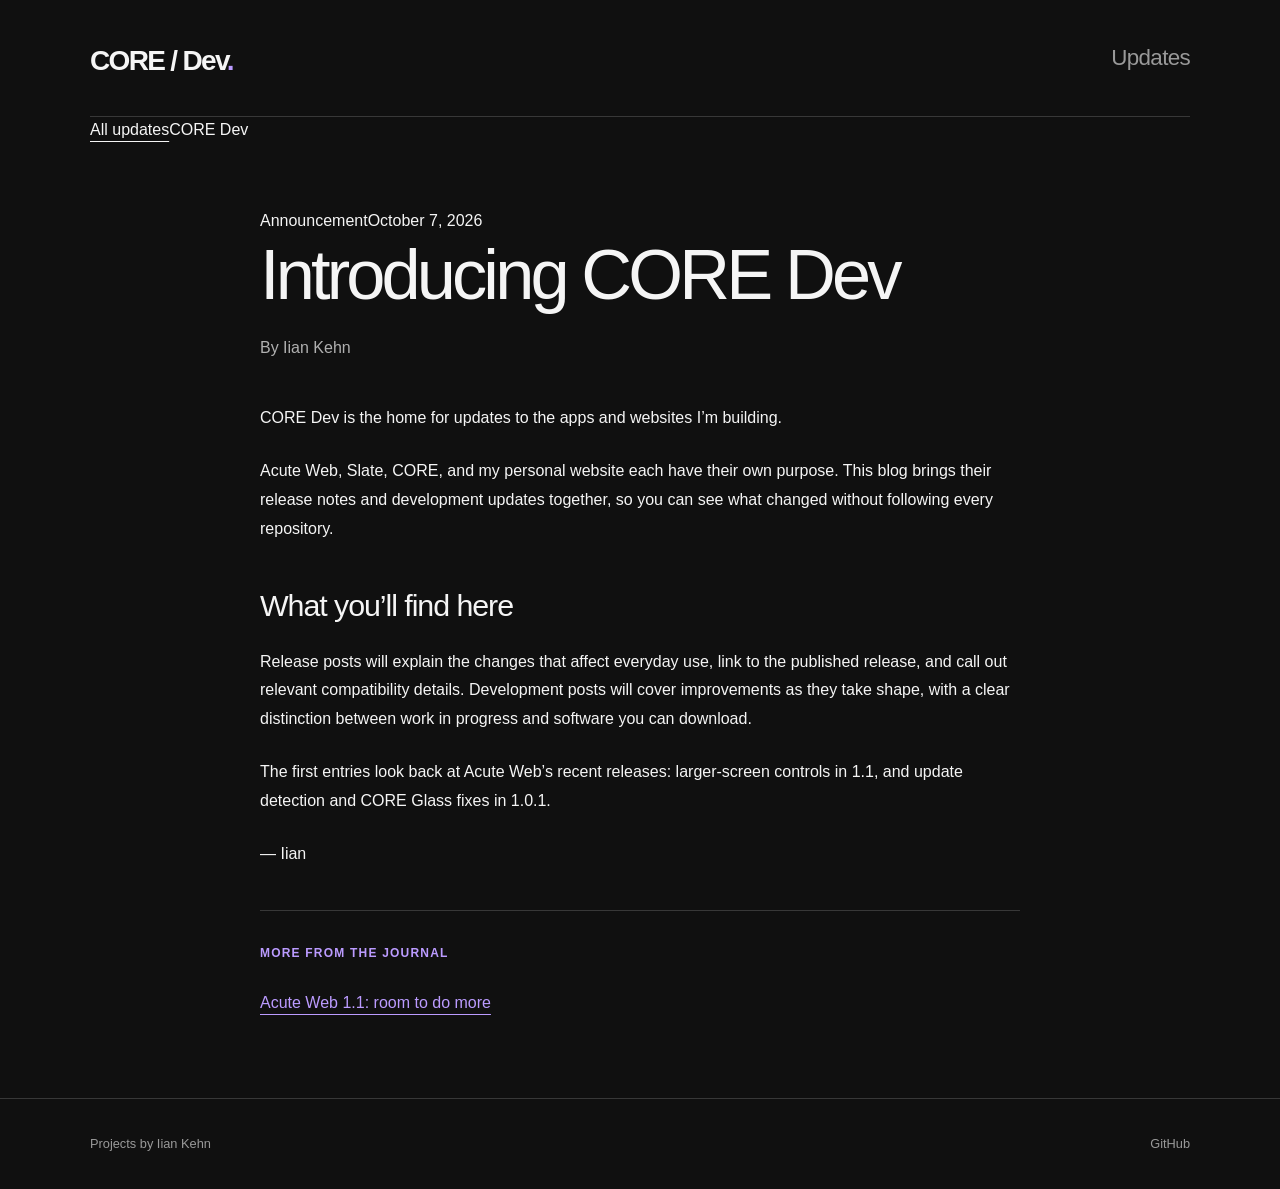
<file: introducing-core-dev.html>
<!doctype html>
<html lang="en">
<head>
  <meta charset="utf-8">
  <meta name="viewport" content="width=device-width, initial-scale=1">
  <meta name="color-scheme" content="dark">
  <title>Introducing CORE Dev — CORE Dev</title>
  <meta name="description" content="One place for releases and improvements across the CORE projects.">
  <link rel="icon" type="image/svg+xml" href="data:image/svg+xml,%3Csvg%20xmlns%3D%22http%3A//www.w3.org/2000/svg%22%20viewBox%3D%220%200%2032%2032%22%3E%3Crect%20width%3D%2232%22%20height%3D%2232%22%20rx%3D%220%22%20fill%3D%22%23bb9bff%22/%3E%3Cpath%20d%3D%22M22%2010a8%208%200%201%200%200%2012%22%20fill%3D%22none%22%20stroke%3D%22%23101010%22%20stroke-width%3D%224%22/%3E%3C/svg%3E">
  
  <link rel="stylesheet" href="style.css?v=landing-exact-20261007">
<meta name="theme-color" content="#101010"><meta name="color-scheme" content="dark"></head>
<body>
  <a class="skip" href="#main">Skip to content</a><header class="site-header"><div class="shell header-inner"><a class="brand" href="index.html">CORE / Dev<span>.</span></a><nav aria-label="Primary"><a href="index.html#updates">Updates</a></nav></div></header><main id="main" class="shell">
    <div class="article-kicker"><a href="index.html#updates">All updates</a><span>CORE Dev</span></div>
    <article class="reading"><header class="page-heading"><div class="feature-meta"><span class="badge">Announcement</span><time datetime="2026-10-07">October 7, 2026</time></div><h1>Introducing CORE Dev</h1><p class="byline">By Iian Kehn</p></header><div class="reading"><p class="article-lead">CORE Dev is the home for updates to the apps and websites I’m building.</p>
<p>Acute Web, Slate, CORE, and my personal website each have their own purpose. This blog brings their release notes and development updates together, so you can see what changed without following every repository.</p>
<h2>What you’ll find here</h2><p>Release posts will explain the changes that affect everyday use, link to the published release, and call out relevant compatibility details. Development posts will cover improvements as they take shape, with a clear distinction between work in progress and software you can download.</p>
<p>The first entries look back at Acute Web’s recent releases: larger-screen controls in 1.1, and update detection and CORE Glass fixes in 1.0.1.</p>
<p>— Iian</p></div></article>
    <aside class="related-entry reading"><p class="overline">More from the journal</p><a href="acute-web-1-1.html">Acute Web 1.1: room to do more</a></aside>
  </main>
  <footer class="site-footer"><div class="shell footer-inner"><span>Projects by Iian Kehn</span><a href="https://github.com/iiankehn">GitHub</a></div></footer></body>
</html>
</file>
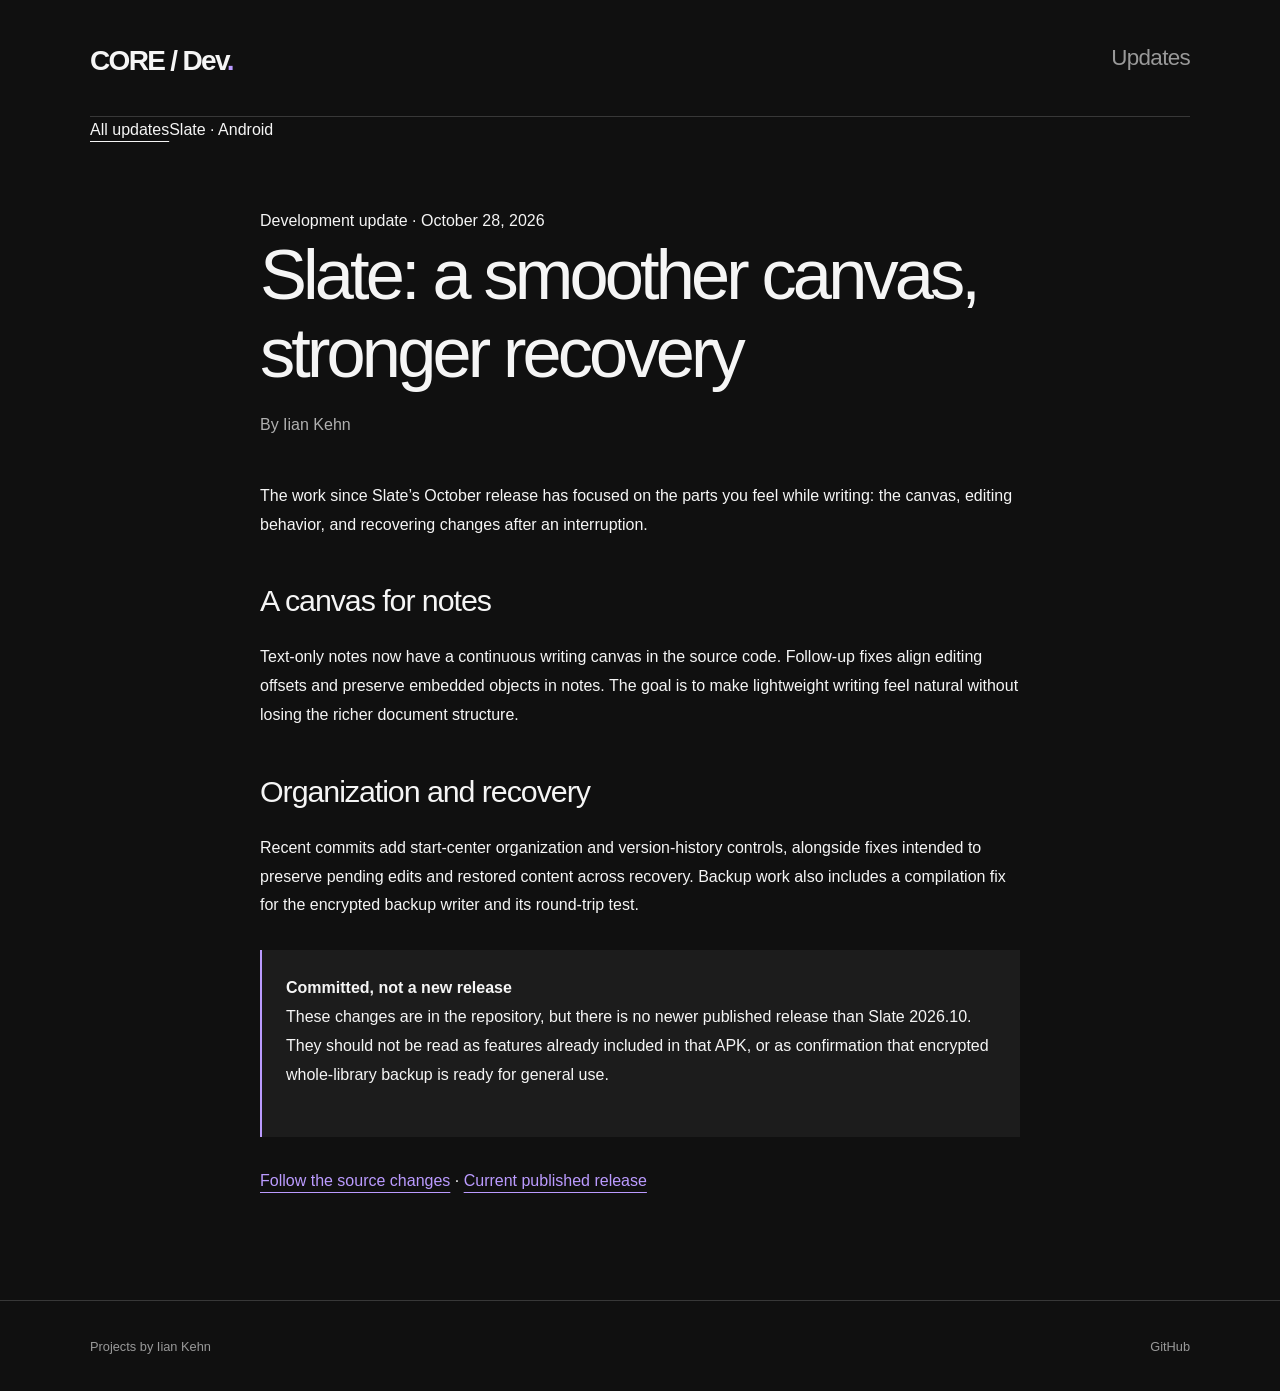
<file: slate-development-october-2026.html>
<!doctype html>
<html lang="en">
<head>
  <meta charset="utf-8">
  <meta name="viewport" content="width=device-width, initial-scale=1">
  <meta name="color-scheme" content="dark">
  <title>Slate: a smoother canvas, stronger recovery — CORE Dev</title>
  <meta name="description" content="Continuous writing for text-only notes, library organization, and recovery improvements are committed. The October release remains the published download.">
  <link rel="icon" type="image/svg+xml" href="data:image/svg+xml,%3Csvg%20xmlns%3D%22http%3A//www.w3.org/2000/svg%22%20viewBox%3D%220%200%2032%2032%22%3E%3Crect%20width%3D%2232%22%20height%3D%2232%22%20rx%3D%220%22%20fill%3D%22%23bb9bff%22/%3E%3Cpath%20d%3D%22M22%2010a8%208%200%201%200%200%2012%22%20fill%3D%22none%22%20stroke%3D%22%23101010%22%20stroke-width%3D%224%22/%3E%3C/svg%3E">
  
  <link rel="stylesheet" href="style.css?v=landing-exact-20261007">
<meta name="theme-color" content="#101010"><meta name="color-scheme" content="dark"><link rel="canonical" href="https://dev.iiankehn.com/slate-development-october-2026.html"></head>
<body><a class="skip" href="#main">Skip to content</a><header class="site-header"><div class="shell header-inner"><a class="brand" href="index.html">CORE / Dev<span>.</span></a><nav aria-label="Primary"><a href="index.html#updates">Updates</a></nav></div></header><main id="main" class="shell"><div class="article-kicker"><a href="index.html#updates">All updates</a><span>Slate · Android</span></div><article class="reading"><header class="page-heading"><div class="feature-meta"><span class="badge">Development update</span> · <time datetime="2026-10-28">October 28, 2026</time></div><h1>Slate: a smoother canvas, stronger recovery</h1><p class="byline">By Iian Kehn</p></header><div class="reading"><p class="article-lead">The work since Slate’s October release has focused on the parts you feel while writing: the canvas, editing behavior, and recovering changes after an interruption.</p>
<h2>A canvas for notes</h2><p>Text-only notes now have a continuous writing canvas in the source code. Follow-up fixes align editing offsets and preserve embedded objects in notes. The goal is to make lightweight writing feel natural without losing the richer document structure.</p>
<h2>Organization and recovery</h2><p>Recent commits add start-center organization and version-history controls, alongside fixes intended to preserve pending edits and restored content across recovery. Backup work also includes a compilation fix for the encrypted backup writer and its round-trip test.</p>
<aside class="article-note"><strong>Committed, not a new release</strong><p>These changes are in the repository, but there is no newer published release than Slate 2026.10. They should not be read as features already included in that APK, or as confirmation that encrypted whole-library backup is ready for general use.</p></aside>
<p><a href="https://github.com/iiankehn/slate-android/commits/main/">Follow the source changes</a> · <a href="https://github.com/iiankehn/slate-android/releases/tag/slate-2026-10">Current published release</a></p></div></article></main><footer class="site-footer"><div class="shell footer-inner"><span>Projects by Iian Kehn</span><a href="https://github.com/iiankehn">GitHub</a></div></footer></body></html>
</file>
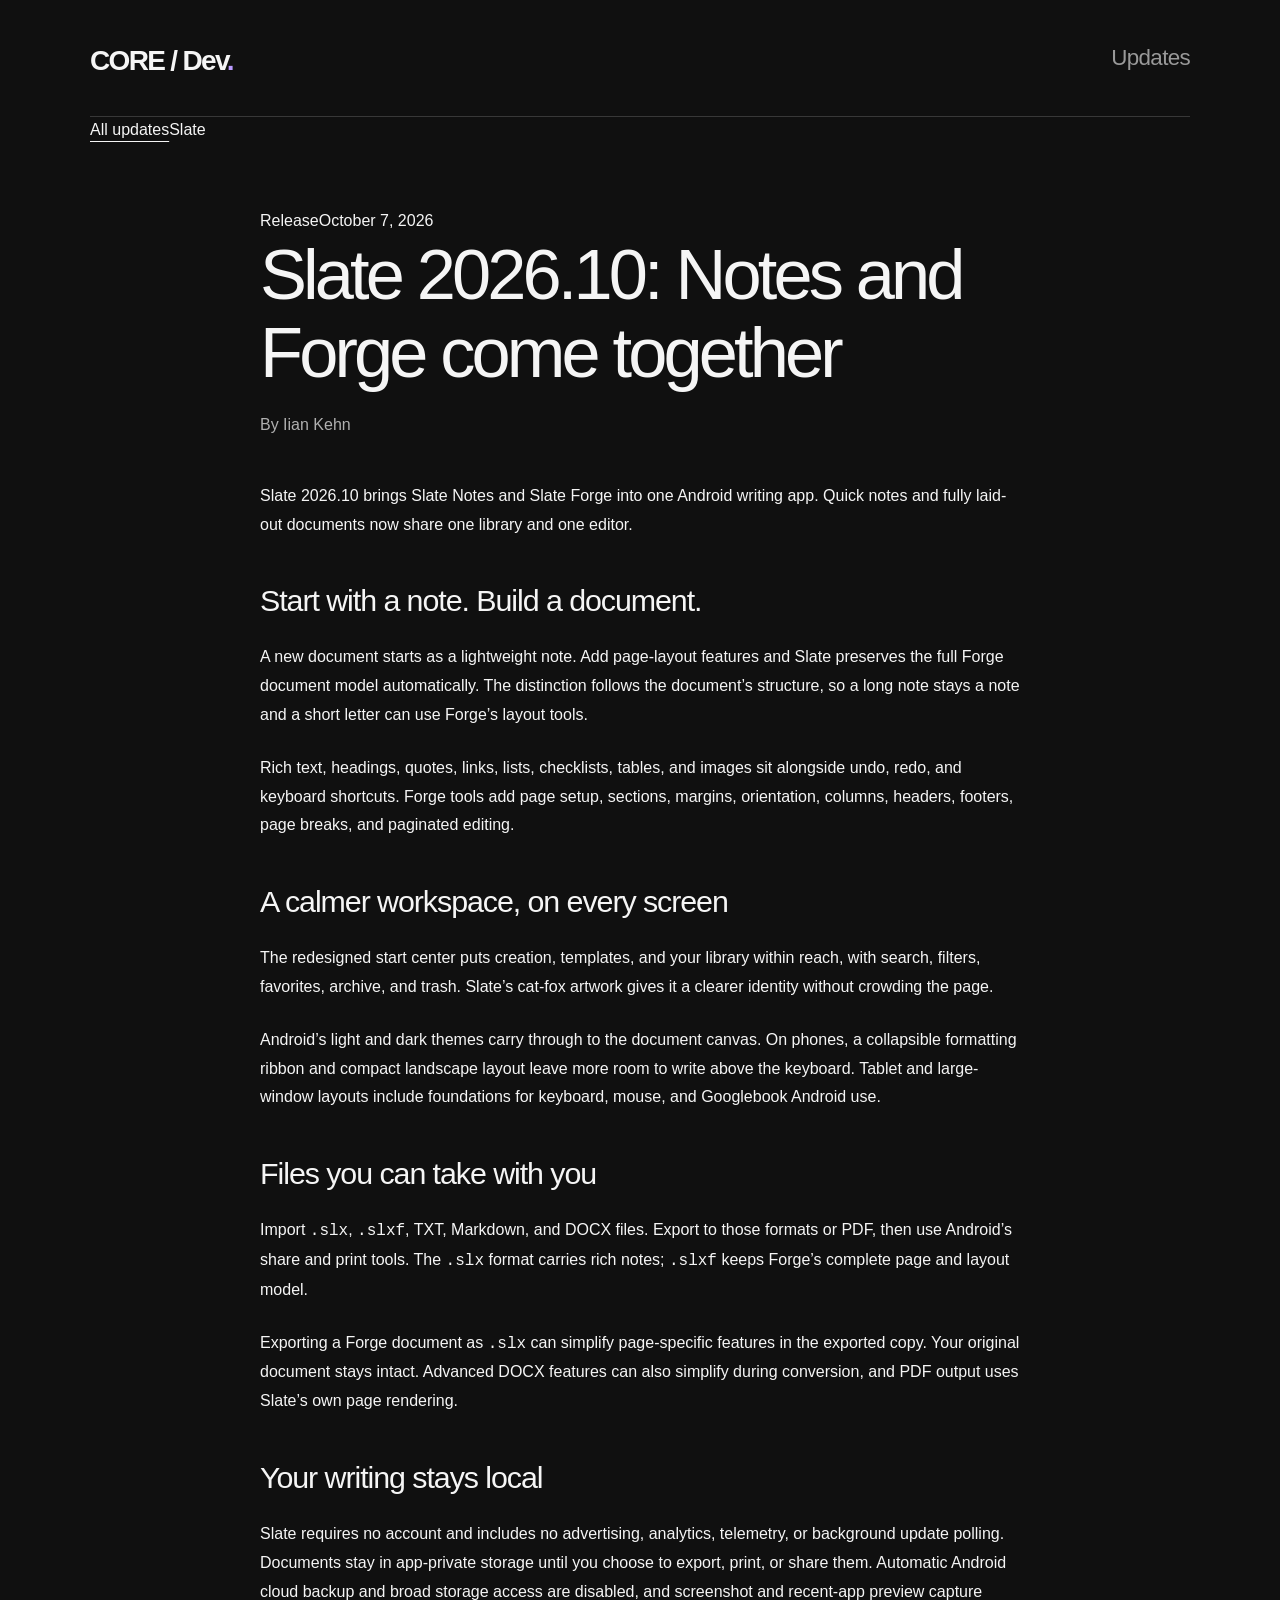
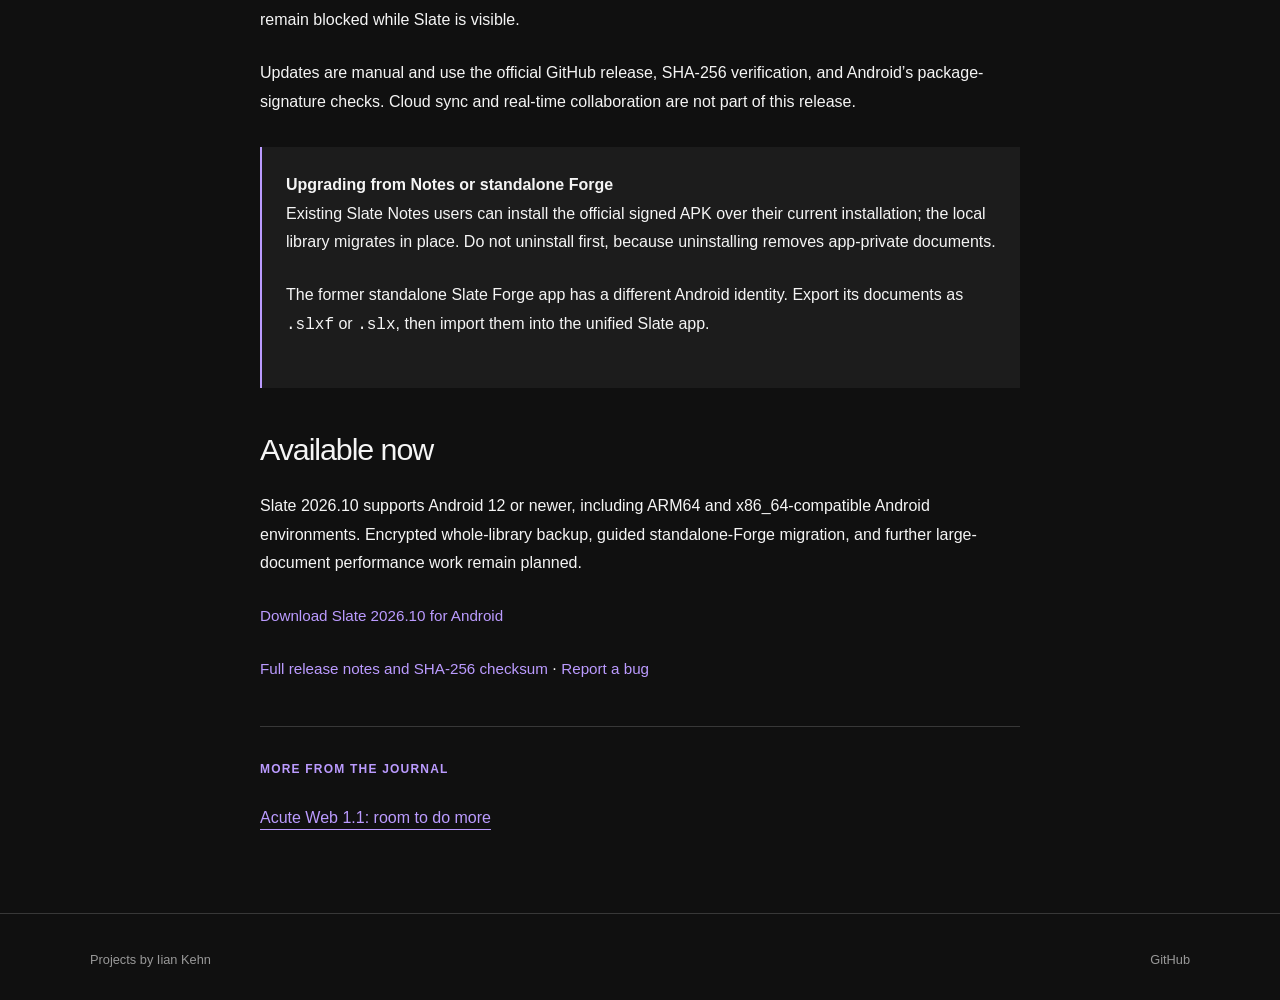
<file: slate-forge-2026-10.html>
<!doctype html>
<html lang="en">
<head>
  <meta charset="utf-8">
  <meta name="viewport" content="width=device-width, initial-scale=1">
  <meta name="color-scheme" content="dark">
  <title>Slate 2026.10: Notes and Forge come together — CORE Dev</title>
  <meta name="description" content="Slate unifies quick notes and Forge documents with rich text, page layouts, native themes, and a workspace built for Android phones and larger screens.">
  <link rel="icon" type="image/svg+xml" href="data:image/svg+xml,%3Csvg%20xmlns%3D%22http%3A//www.w3.org/2000/svg%22%20viewBox%3D%220%200%2032%2032%22%3E%3Crect%20width%3D%2232%22%20height%3D%2232%22%20rx%3D%220%22%20fill%3D%22%23bb9bff%22/%3E%3Cpath%20d%3D%22M22%2010a8%208%200%201%200%200%2012%22%20fill%3D%22none%22%20stroke%3D%22%23101010%22%20stroke-width%3D%224%22/%3E%3C/svg%3E">
  
  <link rel="stylesheet" href="style.css?v=landing-exact-20261007">
<meta name="theme-color" content="#101010"><meta name="color-scheme" content="dark"></head>
<body>
  <a class="skip" href="#main">Skip to content</a><header class="site-header"><div class="shell header-inner"><a class="brand" href="index.html">CORE / Dev<span>.</span></a><nav aria-label="Primary"><a href="index.html#updates">Updates</a></nav></div></header><main id="main" class="shell">
    <div class="article-kicker"><a href="index.html#updates">All updates</a><span>Slate</span></div>
    <article class="reading"><header class="page-heading"><div class="feature-meta"><span class="badge">Release</span><time datetime="2026-10-07">October 7, 2026</time></div><h1>Slate 2026.10: Notes and Forge come together</h1><p class="byline">By Iian Kehn</p></header><div class="reading"><p class="article-lead">Slate 2026.10 brings Slate Notes and Slate Forge into one Android writing app. Quick notes and fully laid-out documents now share one library and one editor.</p>
<h2>Start with a note. Build a document.</h2>
<p>A new document starts as a lightweight note. Add page-layout features and Slate preserves the full Forge document model automatically. The distinction follows the document’s structure, so a long note stays a note and a short letter can use Forge’s layout tools.</p>
<p>Rich text, headings, quotes, links, lists, checklists, tables, and images sit alongside undo, redo, and keyboard shortcuts. Forge tools add page setup, sections, margins, orientation, columns, headers, footers, page breaks, and paginated editing.</p>
<h2>A calmer workspace, on every screen</h2>
<p>The redesigned start center puts creation, templates, and your library within reach, with search, filters, favorites, archive, and trash. Slate’s cat-fox artwork gives it a clearer identity without crowding the page.</p>
<p>Android’s light and dark themes carry through to the document canvas. On phones, a collapsible formatting ribbon and compact landscape layout leave more room to write above the keyboard. Tablet and large-window layouts include foundations for keyboard, mouse, and Googlebook Android use.</p>
<h2>Files you can take with you</h2>
<p>Import <code>.slx</code>, <code>.slxf</code>, TXT, Markdown, and DOCX files. Export to those formats or PDF, then use Android’s share and print tools. The <code>.slx</code> format carries rich notes; <code>.slxf</code> keeps Forge’s complete page and layout model.</p>
<p>Exporting a Forge document as <code>.slx</code> can simplify page-specific features in the exported copy. Your original document stays intact. Advanced DOCX features can also simplify during conversion, and PDF output uses Slate’s own page rendering.</p>
<h2>Your writing stays local</h2>
<p>Slate requires no account and includes no advertising, analytics, telemetry, or background update polling. Documents stay in app-private storage until you choose to export, print, or share them. Automatic Android cloud backup and broad storage access are disabled, and screenshot and recent-app preview capture remain blocked while Slate is visible.</p>
<p>Updates are manual and use the official GitHub release, SHA-256 verification, and Android’s package-signature checks. Cloud sync and real-time collaboration are not part of this release.</p>
<aside class="article-note"><strong>Upgrading from Notes or standalone Forge</strong><p>Existing Slate Notes users can install the official signed APK over their current installation; the local library migrates in place. Do not uninstall first, because uninstalling removes app-private documents.</p><p>The former standalone Slate Forge app has a different Android identity. Export its documents as <code>.slxf</code> or <code>.slx</code>, then import them into the unified Slate app.</p></aside>
<h2>Available now</h2>
<p>Slate 2026.10 supports Android 12 or newer, including ARM64 and x86_64-compatible Android environments. Encrypted whole-library backup, guided standalone-Forge migration, and further large-document performance work remain planned.</p>
<p><a class="text-link" href="https://github.com/iiankehn/slate-android/releases/download/slate-2026-10/Slate-2026-10.apk">Download Slate 2026.10 for Android</a></p>
<p><a class="text-link" href="https://github.com/iiankehn/slate-android/releases/tag/slate-2026-10">Full release notes and SHA-256 checksum</a> · <a class="text-link" href="https://github.com/iiankehn/slate-android/issues/new/choose">Report a bug</a></p></div></article>
    <aside class="related-entry reading"><p class="overline">More from the journal</p><a href="acute-web-1-1.html">Acute Web 1.1: room to do more</a></aside>
  </main>
  <footer class="site-footer"><div class="shell footer-inner"><span>Projects by Iian Kehn</span><a href="https://github.com/iiankehn">GitHub</a></div></footer></body>
</html>
</file>
<file: style.css>
/* Modern Metro: type, space, flat surfaces, and a single warm accent. */
:root{color-scheme:dark;--bg:#101010;--surface:#1c1c1c;--text:#f5f5f5;--muted:#b0b0b0;--line:#383838;--accent:#bb9bff;--accent-hover:#d3bfff;--blue:var(--accent);--blue-deep:var(--accent)}
*{box-sizing:border-box}
body{margin:0;background:var(--bg);color:var(--text);font-family:"Segoe UI Variable","Segoe UI",-apple-system,BlinkMacSystemFont,Arial,sans-serif;line-height:1.65;-webkit-font-smoothing:antialiased}
a{color:inherit;text-underline-offset:6px}a,button{-webkit-tap-highlight-color:transparent}a:focus-visible{outline:2px solid var(--accent);outline-offset:7px}
.shell{width:min(1100px,calc(100% - 80px));margin-inline:auto}
.skip{position:absolute;top:-100px;left:20px;padding:10px 16px;background:var(--accent);color:#101010;z-index:10}.skip:focus{top:10px}
.site-header{padding-top:35px}.header-inner{display:flex;align-items:center;justify-content:space-between;gap:36px;padding-bottom:28px;border-bottom:1px solid var(--line)}
.brand{font-size:1.75rem;font-weight:750;letter-spacing:-.06em;text-decoration:none;line-height:1}.brand span{color:var(--accent)}
.header-inner nav{display:flex;gap:34px}.header-inner nav a{position:relative;text-decoration:none;color:#999;font-size:1.4rem;font-weight:400;letter-spacing:-.03em;padding:5px 0 11px;transition:color .15s}
.header-inner nav a:hover{color:var(--text)}.header-inner nav a[aria-current=page]{color:var(--text)}.header-inner nav a[aria-current=page]:after{content:'';height:3px;background:var(--accent);position:absolute;bottom:0;left:0;right:0}
main{min-height:calc(100svh - 210px);padding-bottom:80px}.home-intro{padding:80px 0 65px}.intro-top{display:flex;align-items:center;gap:32px;margin-bottom:42px}
.avatar{width:120px;height:120px;object-fit:cover;object-position:50% 39%;border-radius:50%;display:block;flex-shrink:0}.avatar.small{width:96px;height:96px}
h1,h2,h3,p{margin-top:0}.home-intro h1{font-size:clamp(3rem,6vw,5.4rem);font-weight:350;line-height:1.05;letter-spacing:-.06em;margin:0}h1 span{font-weight:650}
.home-statement{font-size:clamp(1.8rem,3.7vw,3rem);line-height:1.25;font-weight:350;letter-spacing:-.04em;max-width:800px;margin-bottom:28px}.work-line{font-size:1rem;color:var(--muted);max-width:650px;margin:0}.work-line strong{font-weight:500}
.home-actions{display:flex;align-items:center;gap:32px;flex-wrap:wrap;margin-top:42px}.button{display:inline-flex;align-items:center;justify-content:space-between;gap:32px;background:var(--accent);color:#151515;padding:14px 22px;text-decoration:none;font-size:.95rem;font-weight:650;border:1px solid var(--accent);transition:background .15s}.button:hover{background:var(--accent-hover)}.text-link{color:var(--accent);font-size:.95rem;text-decoration:none;font-weight:500}.text-link:hover{text-decoration:underline}
.site-footer{border-top:1px solid var(--line)}.footer-inner{min-height:90px;display:flex;align-items:center;justify-content:space-between;gap:24px;font-size:.8rem;color:#999}.footer-inner a{text-decoration:none}.footer-inner a:hover{color:var(--accent)}
.overline{font-size:.75rem;color:var(--accent);font-weight:600;letter-spacing:.1em;text-transform:uppercase;margin-bottom:16px}
.page-heading{padding:64px 0 42px}.page-heading h1,.about-heading h1{font-size:clamp(2.6rem,5.5vw,4.6rem);line-height:1.1;font-weight:350;letter-spacing:-.055em;margin-bottom:20px}.page-heading>p:last-child{color:var(--muted);font-size:1rem;margin-bottom:0}
.projects{display:grid;grid-template-columns:repeat(2,minmax(0,1fr));gap:16px}.project{display:flex;flex-direction:column;position:relative;background:var(--surface);padding:30px;min-height:330px;transition:background .15s}.project:hover{background:#242424}.project-top{display:flex;align-items:center;justify-content:space-between;gap:12px}
.project-icon{display:grid;place-items:center;width:64px;height:64px;color:var(--accent);font-size:2.1rem;font-weight:600;background:#303030}.project-icon.app-icon{background:transparent}.project-icon.app-icon img{display:block;width:100%;height:100%;object-fit:contain}.tag{color:var(--muted);font-size:.73rem}
.project h3{font-size:2.15rem;line-height:1.15;font-weight:400;letter-spacing:-.04em;margin:26px 0 14px}.project p{color:var(--muted);font-size:.9rem;line-height:1.65;margin-bottom:28px;max-width:460px}.project-link{display:flex;justify-content:space-between;align-items:center;gap:20px;margin-top:auto;padding-top:20px;border-top:1px solid var(--line);color:var(--accent);font-size:.9rem;text-decoration:none}.project-link span:last-child{font-size:1.5rem;line-height:1}.project-link:hover span:first-child{text-decoration:underline;text-underline-offset:5px}
.about-heading{display:flex;align-items:center;gap:30px;padding:64px 0 42px}.about-heading h1{margin-bottom:0}.about-heading .overline{margin-bottom:12px}.about-content{display:grid;grid-template-columns:1.4fr 1fr;gap:70px;border-top:1px solid var(--line);padding-top:42px}.about-content h2{font-size:1.9rem;font-weight:400;line-height:1.25;letter-spacing:-.035em;margin-bottom:24px}.about-content p{color:var(--muted);font-size:.95rem;margin-bottom:22px}.about-content strong{font-weight:550;color:var(--text)}.personal-note{padding-left:30px;border-left:2px solid var(--accent);align-self:start}.note-rule{display:none}.personal-note .overline{margin:30px 0 16px;color:var(--accent);font-size:.75rem}
.social-buttons{display:flex;flex-wrap:wrap;gap:10px}.social-button{width:44px;height:44px;border:1px solid #555;border-radius:50%;display:grid;place-items:center;color:var(--text);transition:color .15s,border-color .15s}.social-button svg{width:20px;height:20px;fill:currentColor}.social-button:hover{color:var(--accent);border-color:var(--accent)}
[hidden]{display:none!important}
@media(max-width:800px){.shell{width:calc(100% - 48px)}.about-content{gap:35px}.project{padding:25px}.header-inner nav{gap:25px}}
@media(max-width:600px){.shell{width:calc(100% - 40px)}.site-header{padding-top:24px}.header-inner{display:block;padding-bottom:22px}.brand{font-size:1.45rem;display:inline-block;margin-bottom:21px}.header-inner nav{gap:28px}.header-inner nav a{font-size:1.75rem;padding-bottom:10px;font-weight:350}main{min-height:calc(100svh - 232px);padding-bottom:48px}.home-intro{padding:42px 0 24px}.intro-top{gap:20px;margin-bottom:34px}.avatar{width:84px;height:84px}.home-intro h1{font-size:clamp(1.75rem,7vw,2.7rem);letter-spacing:-.05em}.home-statement{font-size:2.05rem;line-height:1.25;margin-bottom:25px}.desktop-break{display:none}.work-line{font-size:.91rem;max-width:350px}.home-actions{gap:22px;margin-top:32px}.button{font-size:.88rem;padding:12px 16px;gap:24px}.text-link{font-size:.9rem}.footer-inner{min-height:76px;font-size:.74rem}.page-heading{padding:42px 0 30px}.page-heading h1,.about-heading h1{font-size:2.7rem}.page-heading>p:last-child{font-size:.9rem}.projects{grid-template-columns:1fr;gap:14px}.project{min-height:310px;padding:25px}.project h3{font-size:2rem}.project p{font-size:.9rem}.about-heading{gap:20px;padding:42px 0 32px;align-items:center}.avatar.small{width:76px;height:76px}.about-heading h1{font-size:2.1rem}.about-heading .overline{font-size:.62rem;line-height:1.5;margin-bottom:9px;letter-spacing:.06em}.about-content{grid-template-columns:1fr;gap:38px;padding-top:32px}.about-content h2{font-size:1.8rem}.about-content p{font-size:.92rem}.personal-note{padding-left:20px}}
@media(max-width:360px){.intro-top{gap:15px}.avatar{width:72px;height:72px}.home-statement{font-size:1.85rem}.header-inner nav{gap:24px}.header-inner nav a{font-size:1.55rem}}
@media(prefers-reduced-motion:reduce){*{transition:none!important}}


/* Content components shared verbatim by every CORE website. */
.content-section{padding-top:48px}.section-heading{padding:0 0 30px}.section-heading h2{font-size:clamp(2.6rem,5.5vw,4.6rem);line-height:1.1;font-weight:350;letter-spacing:-.055em;margin-bottom:20px}.section-heading>p:last-child{color:var(--muted);font-size:1rem;margin-bottom:0}
.reading{max-width:760px;margin-inline:auto;font-size:1rem;line-height:1.8}.reading p{margin-bottom:24px}.reading h2{font-size:1.9rem;font-weight:400;line-height:1.25;letter-spacing:-.035em;margin:42px 0 24px}.reading h3{font-size:1.5rem;font-weight:400;line-height:1.3}.reading a{color:var(--accent)}.reading blockquote,.reading aside{margin:30px 0;padding:24px;border-left:2px solid var(--accent);background:var(--surface)}.reading img{max-width:100%;height:auto}.reading figure{margin:24px 0}.reading ul{padding-left:24px}
.tile-image{display:block;width:calc(100% + 60px);max-width:none;margin:-30px -30px 26px;aspect-ratio:16/9;object-fit:cover}.project h3 a{text-decoration:none}.project ul{color:var(--muted);padding-left:20px;line-height:1.8}.project .actions,.project .card-actions,.project .channel-actions{display:flex;align-items:center;flex-wrap:wrap;gap:20px;margin-top:auto;padding-top:20px}.project .tag{font-size:.8rem}.project .project-top p{margin:0}.project .project-link{font-size:.9rem}.app-avatar{object-fit:contain}.article-meta{color:var(--muted);font-size:.9rem}.article-image{margin:0 0 36px}.article-image img{width:100%;height:auto}.related-entry{padding-top:32px;margin-top:42px;border-top:1px solid var(--line)}.related-entry a{color:var(--accent)}.comparison-table{overflow-x:auto;border:1px solid var(--line)}.comparison-row{display:grid;grid-template-columns:1fr 1fr 1fr;gap:24px;padding:24px;min-width:650px;border-bottom:1px solid var(--line)}.comparison-row:last-child{border-bottom:0}.comparison-row p{margin:0}.comparison-head{background:var(--surface)}.download-links{display:flex;flex-wrap:wrap;gap:16px}.download-links a{color:var(--accent)}.projects+.reading{margin-top:32px}.project-status{color:var(--muted);font-size:.9rem;margin-bottom:24px}.project-status>*{margin-right:12px}.site-header nav{flex-wrap:wrap}.home-intro .intro-top h1{overflow-wrap:break-word}.reading code{overflow-wrap:anywhere}
@media(max-width:800px){.tile-image{width:calc(100% + 50px);margin:-25px -25px 26px}}
@media(max-width:600px){.content-section{padding-top:38px}.section-heading h2{font-size:2.7rem}.section-heading{padding-bottom:30px}.reading{font-size:1rem}.reading h2{font-size:1.8rem}.tile-image{width:calc(100% + 50px);margin:-25px -25px 26px}}
@media print{.site-header,.site-footer,.home-actions{display:none}body{background:white;color:black}.shell,.reading{width:100%;max-width:none}.reading a{color:black}}

.project{min-width:0}.tile-image{width:100%;margin:0 0 24px}.article-meta span+span:before{content:" · "}.project .overline{color:var(--accent)}

/* Featured artwork fills the tile; content remains on a readable overlay. */
.project.has-image{isolation:isolate;overflow:hidden;min-height:390px;background:#1c1c1c}
.project.has-image>.tile-image{position:absolute;inset:0;z-index:-2;width:100%;height:100%;margin:0;object-fit:cover;object-position:center;transition:transform .25s ease}
.project.has-image::before{content:"";position:absolute;inset:0;z-index:-1;background:linear-gradient(180deg,rgba(0,0,0,.58),rgba(0,0,0,.72) 40%,rgba(0,0,0,.94));pointer-events:none}
.project.has-image:hover>.tile-image{transform:scale(1.025)}
.project.has-image p,.project.has-image .tag,.project.has-image .project-top{color:#e9e9e9}
.project.has-image h3{color:#fff}
.project.has-image .project-link{border-color:rgba(255,255,255,.3);color:var(--accent)}
.project.has-image .overline{color:var(--accent)}
@media(max-width:600px){.project.has-image{min-height:360px}}
@media(prefers-reduced-motion:reduce){.project.has-image:hover>.tile-image{transform:none}}
</file>
